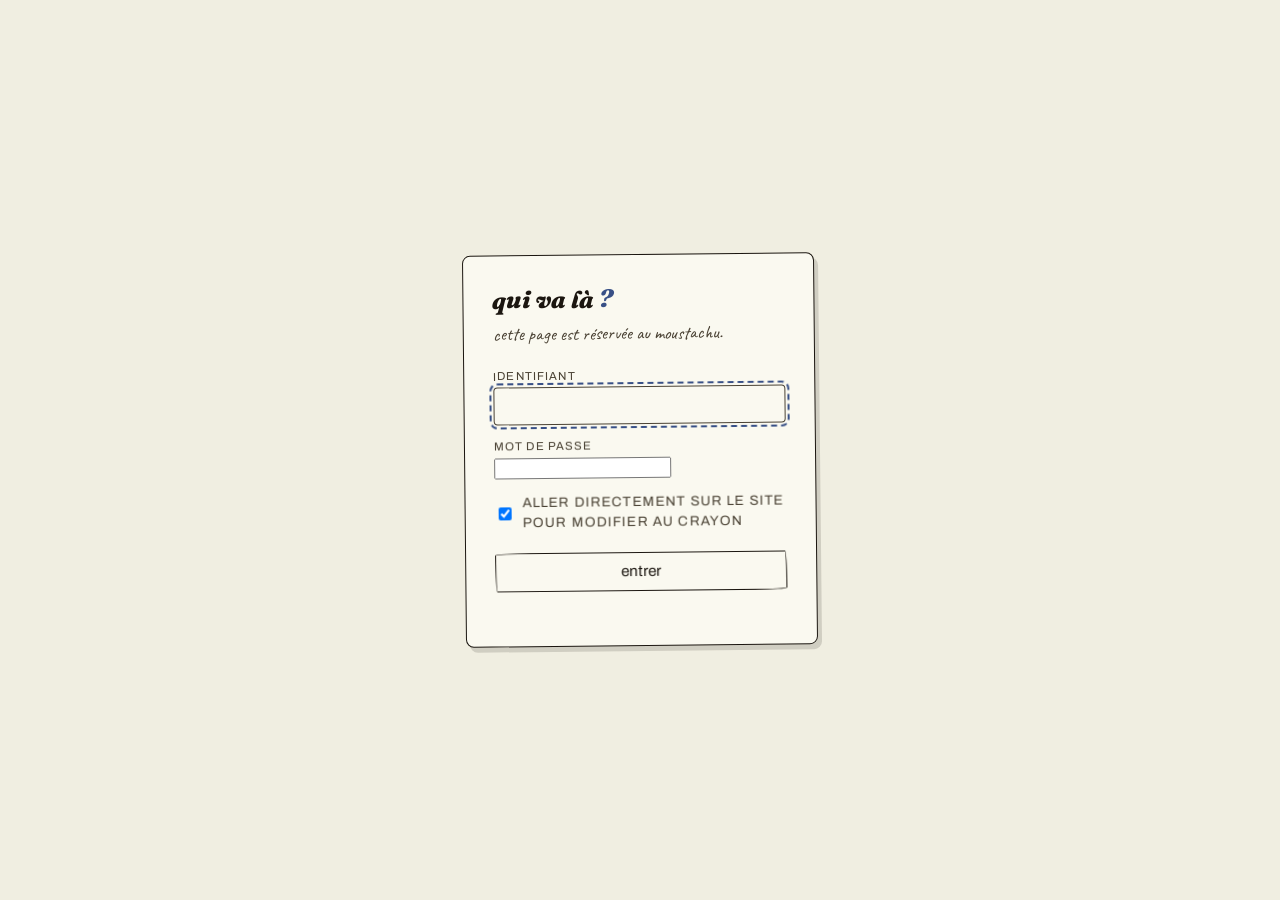
<file: admin/index.html>
<!doctype html>
<html lang="fr">
<head>
  <meta charset="utf-8">
  <meta name="viewport" content="width=device-width, initial-scale=1">
  <title>panneau secret — virgule.</title>
  <meta name="robots" content="noindex, nofollow">
  <meta name="theme-color" content="#F0EEE1">
  <link rel="icon" href="../logo/favicon.svg" type="image/svg+xml">
  <link rel="preconnect" href="https://fonts.googleapis.com">
  <link rel="preconnect" href="https://fonts.gstatic.com" crossorigin>
  <link href="https://fonts.googleapis.com/css2?family=Fraunces:ital,opsz,wght@0,9..144,400..900;1,9..144,400..900&family=Archivo:wght@400;500;600&family=Caveat:wght@500;600&display=swap" rel="stylesheet">
  <style>
    :root {
      --creme: #F0EEE1; --ivoire: #FAF9F0; --papier: #E5E4D3;
      --noir: #1B1610; --encre: #4A4234;
      --bleu: #385086; --bleu-texte: #2F4676;
      --sauge: #8A9B84; --teal: #39584C; --moutarde: #D9A62E;
      --serif: "Fraunces", Georgia, serif;
      --sans: "Archivo", system-ui, sans-serif;
      --main: "Caveat", cursive;
      --tordu: 255px 15px 225px 15px / 15px 225px 15px 255px;
    }
    * { box-sizing: border-box; }
    body {
      margin: 0; background: var(--creme); color: var(--noir);
      font-family: var(--sans); font-size: 0.95rem; line-height: 1.5;
    }
    a { color: inherit; }
    .entete {
      position: sticky; top: 0; z-index: 10;
      display: flex; align-items: center; gap: 1rem; flex-wrap: wrap;
      padding: 0.8rem clamp(1rem, 4vw, 3rem);
      background: var(--creme); border-bottom: 1.5px solid var(--noir);
    }
    .titre { margin: 0; font-family: var(--serif); font-style: italic; font-weight: 800; font-size: 1.3rem; }
    .titre .point { color: var(--bleu); }
    .sous-titre { font-family: var(--main); font-size: 1.1rem; color: var(--encre); }
    .statut { margin-left: auto; font-family: var(--main); font-size: 1.1rem; color: var(--teal); min-width: 8rem; text-align: right; }
    .voir-site {
      font-size: 0.85rem; text-decoration: none; border: 1.5px solid var(--noir);
      border-radius: var(--tordu); padding: 0.35rem 0.9rem; background: var(--ivoire);
    }
    .voir-site:hover { background: var(--moutarde); }
    .onglets { display: flex; gap: 0.4rem; flex-wrap: wrap; padding: 1rem clamp(1rem, 4vw, 3rem) 0; }
    .onglets button {
      font: inherit; font-family: var(--serif); font-style: italic; font-size: 1.05rem;
      background: none; border: 1.5px solid transparent; border-radius: var(--tordu);
      padding: 0.4rem 1rem; cursor: pointer; color: var(--encre);
    }
    .onglets button[aria-selected="true"] { border-color: var(--noir); background: var(--ivoire); color: var(--noir); }
    main { padding: 1.5rem clamp(1rem, 4vw, 3rem) 5rem; max-width: 68rem; }
    section[hidden] { display: none; }
    h2 { font-family: var(--serif); font-style: italic; font-weight: 700; font-size: 1.3rem; margin: 1.5rem 0 0.8rem; }
    .aide { font-family: var(--main); font-size: 1.15rem; color: var(--encre); margin: 0.2rem 0 1.2rem; }
    label { display: block; font-size: 0.72rem; letter-spacing: 0.1em; text-transform: uppercase; color: var(--encre); margin-bottom: 0.15rem; }
    input[type="text"], input[type="email"], input[type="url"], textarea, select {
      font: inherit; width: 100%; background: var(--ivoire); color: var(--noir);
      border: 1.5px solid var(--encre); border-radius: 4px; padding: 0.4rem 0.55rem;
    }
    textarea { resize: vertical; min-height: 2.4rem; }
    input:focus-visible, textarea:focus-visible, select:focus-visible { outline: 2px dashed var(--bleu); outline-offset: 2px; }
    .champ { margin-bottom: 0.8rem; }
    /* une case à cocher se lit en minuscules, pas en petites capitales */
    .case {
      display: flex; align-items: center; gap: 0.45rem; margin: 0.35rem 0 0;
      text-transform: none; letter-spacing: 0; font-size: 0.92rem; color: var(--noir);
    }
    .case input { flex: none; }
    .rangee { display: grid; gap: 0.8rem; grid-template-columns: repeat(auto-fit, minmax(160px, 1fr)); }
    .btn {
      font: inherit; cursor: pointer; background: var(--ivoire); color: var(--noir);
      border: 1.5px solid var(--noir); border-radius: var(--tordu); padding: 0.45rem 1rem;
    }
    .btn:hover { background: var(--moutarde); }
    .btn-danger { border-color: var(--bleu); color: var(--bleu-texte); }
    .btn-danger:hover { background: var(--bleu); color: var(--ivoire); }
    .btn-mini { padding: 0.2rem 0.6rem; font-size: 0.85rem; border-radius: 6px; }
    .carte {
      background: var(--ivoire); border: 1.5px solid var(--noir); border-radius: 6px;
      padding: 1rem 1.1rem; margin-bottom: 1.2rem;
      box-shadow: 3px 4px 0 rgba(27, 22, 16, 0.12);
    }
    .carte-tete { display: flex; align-items: center; gap: 0.8rem; margin-bottom: 0.8rem; flex-wrap: wrap; }
    .carte-num { font-size: 0.72rem; letter-spacing: 0.12em; text-transform: uppercase; color: var(--encre); }
    .carte-titre { font-family: var(--serif); font-style: italic; font-weight: 600; flex: 1; min-width: 8rem; }
    .carte-actions { display: flex; gap: 0.35rem; }
    .carte-corps { display: grid; grid-template-columns: 180px 1fr; gap: 1.1rem; align-items: start; }
    @media (max-width: 640px) { .carte-corps { grid-template-columns: 1fr; } }
    .carte-visuel { position: sticky; top: 4.2rem; text-align: center; }
    .carte-visuel img {
      width: 100%; max-height: 220px; object-fit: cover;
      border: 1.5px solid var(--noir); background: var(--papier);
      transform: rotate(-1.2deg);
    }
    .carte-visuel-note {
      display: block; margin-top: 0.4rem;
      font-family: var(--main); font-size: 1.05rem; color: var(--encre);
      transform: rotate(-1.5deg);
    }
    .carte-visuel-vide {
      display: grid; place-content: center; aspect-ratio: 4 / 3;
      border: 1.5px dashed var(--encre); background: var(--papier);
      font-family: var(--main); font-size: 1.05rem; color: var(--encre);
    }
    fieldset { border: 1.5px dashed var(--encre); border-radius: 6px; margin: 0 0 1.2rem; padding: 0.8rem 1rem 0.4rem; }
    legend { font-family: var(--serif); font-style: italic; padding: 0 0.4rem; }
    .curseurs { display: grid; gap: 0.5rem 1rem; grid-template-columns: repeat(auto-fit, minmax(190px, 1fr)); align-items: center; }
    .curseur { display: grid; grid-template-columns: 6.5rem 1fr 2.8rem; gap: 0.5rem; align-items: center; }
    .curseur label { margin: 0; }
    .curseur output { font-size: 0.8rem; text-align: right; }
    input[type="range"] { width: 100%; accent-color: var(--bleu); }
    .portrait-atelier { display: grid; grid-template-columns: 280px 1fr; gap: 2rem; align-items: start; }
    @media (max-width: 760px) { .portrait-atelier { grid-template-columns: 1fr; } }
    .apercu {
      position: relative; width: 260px; border: 1.5px solid var(--noir); background: var(--papier);
      aspect-ratio: 3 / 4; overflow: visible; margin-top: 2.5rem;
    }
    .apercu img { position: absolute; inset: 0; width: 100%; height: 100%; object-fit: cover; }
    .apercu-vide {
      position: absolute; inset: 0; display: grid; place-content: center; text-align: center;
      font-family: var(--main); font-size: 1.15rem; color: var(--encre); padding: 1rem;
    }
    .calque { position: absolute; line-height: 0; pointer-events: none; transform: translate(-50%, -50%) rotate(var(--rot, 0deg)); }
    .calque svg { width: 100%; height: auto; overflow: visible; }
    .note-stockage { font-size: 0.8rem; color: var(--bleu-texte); }
    /* la porte d'entrée */
    body.verrouille .entete, body.verrouille .onglets, body.verrouille main { display: none; }
    .porte {
      position: fixed; inset: 0; z-index: 50;
      display: grid; place-items: center; padding: 1.5rem;
      background: var(--creme);
    }
    body:not(.verrouille) .porte { display: none; }
    .porte-carte {
      width: min(100%, 22rem);
      background: var(--ivoire); border: 1.5px solid var(--noir); border-radius: 8px;
      box-shadow: 4px 5px 0 rgba(27, 22, 16, 0.15);
      padding: 1.6rem 1.8rem 1.4rem;
      transform: rotate(-0.6deg);
    }
    .porte-carte h2 { margin: 0 0 0.2rem; font-size: 1.5rem; }
    .porte-carte .aide { margin-bottom: 1.2rem; }
    .porte-carte .btn { width: 100%; margin-top: 0.4rem; }
    .porte-erreur {
      min-height: 1.4rem; margin: 0.6rem 0 0;
      font-family: var(--main); font-size: 1.1rem; color: var(--bleu-texte);
      text-align: center;
    }
    .porte-carte.secoue { animation: secousse 0.35s ease; }
    @keyframes secousse {
      0%, 100% { transform: rotate(-0.6deg) translateX(0); }
      25% { transform: rotate(-0.6deg) translateX(-7px); }
      75% { transform: rotate(-0.6deg) translateX(7px); }
    }
    @media (prefers-reduced-motion: reduce) {
      *, *::before, *::after {
        animation-duration: 0.01ms !important;
        animation-delay: 0s !important;
        transition-duration: 0.01ms !important;
      }
    }
    .ligne-code {
      display: block; background: var(--papier); border: 1.5px dashed var(--encre);
      border-radius: 4px; padding: 0.6rem 0.8rem; margin: 0.6rem 0;
      font-family: ui-monospace, Consolas, monospace; font-size: 0.78rem;
      word-break: break-all; user-select: all;
    }
    .publier-bloc { max-width: 44rem; }
    .publier-bloc ol { padding-left: 1.2rem; }
    .barre-actions { display: flex; gap: 0.8rem; flex-wrap: wrap; margin: 1rem 0; }
    hr { border: none; border-top: 1.5px solid var(--encre); margin: 2rem 0; opacity: 0.4; }
  </style>
</head>
<body class="verrouille">
  <div class="porte" id="porte">
    <form class="porte-carte" id="porte-form">
      <h2 class="titre">qui va là<span class="point"> ?</span></h2>
      <p class="aide">cette page est réservée au moustachu.</p>
      <div class="champ">
        <label for="l-id">identifiant</label>
        <input type="text" id="l-id" autocomplete="username" required autofocus>
      </div>
      <div class="champ">
        <label for="l-mdp">mot de passe</label>
        <input type="password" id="l-mdp" autocomplete="current-password" required>
      </div>
      <label class="champ" style="display:flex;align-items:center;gap:.5rem;flex-direction:row">
        <input type="checkbox" id="aller-site" checked style="width:auto">
        <span style="font-size:.85rem">aller directement sur le site pour modifier au crayon</span>
      </label>
      <button class="btn" type="submit">entrer</button>
      <p class="porte-erreur" id="porte-erreur" role="alert"></p>
    </form>
  </div>

  <header class="entete">
    <h1 class="titre">virgule<span class="point">.</span> — panneau secret</h1>
    <span class="sous-titre">chut. personne ne connaît cette page.</span>
    <span class="statut" id="statut" role="status"></span>
    <a class="voir-site" href="../" target="_blank" rel="noopener">voir le site ↗</a>
    <button class="voir-site" id="sortir" type="button">sortir 🚪</button>
  </header>

  <div class="onglets" role="tablist" aria-label="sections du panneau">
    <button role="tab" aria-selected="true" data-onglet="photos">les photos</button>
    <button role="tab" aria-selected="false" data-onglet="textes">les petites phrases</button>
    <button role="tab" aria-selected="false" data-onglet="portrait">le portrait</button>
    <button role="tab" aria-selected="false" data-onglet="publier">publier</button>
  </div>

  <main>
    <section id="sec-photos" role="tabpanel">
      <p class="aide">chaque carte est une photo. toutes apparaissent sur la page « toutes les photos » (triables par catégorie) ; celles cochées « clichés favoris » s'affichent en plus sur l'accueil, avec la taille choisie. tout ce que tu tapes est enregistré automatiquement (dans ce navigateur).</p>
      <div id="liste-photos"></div>
      <!-- suggestions partagées par tous les champs catégorie des cartes -->
      <datalist id="liste-categories">
        <option>paysages</option><option>macro</option><option>animaux</option>
        <option>portraits</option><option>architecture</option><option>détails</option>
        <option>lumière</option>
      </datalist>
      <button class="btn" id="ajouter-photo">+ ajouter une photo</button>
    </section>

    <section id="sec-textes" role="tabpanel" hidden>
      <p class="aide">ici, ce sont les phrases du site lui-même : accueil, bio, contact… les petites phrases de chaque photo, elles, se modifient dans l'onglet « les photos », directement sur la carte de la photo concernée. laisse un champ tel quel pour garder le texte d'origine. un retour à la ligne = un saut de ligne sur le site. une ligne entre (parenthèses) devient une nuance en couleur.</p>
      <div id="liste-textes"></div>
      <h2>contact</h2>
      <div class="rangee">
        <div class="champ"><label for="c-email">e-mail</label><input type="email" id="c-email"></div>
        <div class="champ"><label for="c-insta-texte">texte instagram</label><input type="text" id="c-insta-texte"></div>
        <div class="champ"><label for="c-insta-url">lien instagram</label><input type="url" id="c-insta-url"></div>
      </div>
    </section>

    <section id="sec-portrait" role="tabpanel" hidden>
      <p class="aide">ta photo, le chapeau, la fausse moustache, et la petite virgule sur l'épaule. glisse les curseurs, l'aperçu bouge en direct.</p>
      <div class="portrait-atelier">
        <div>
          <div class="apercu" id="apercu">
            <img id="apercu-img" alt="" hidden>
            <div class="apercu-vide" id="apercu-vide">ta photo ici.<br>(portrait, format 3/4 idéalement)</div>
          </div>
        </div>
        <div>
          <div class="champ">
            <label for="p-image">adresse de la photo (URL ou chemin, ex. photos/portrait.jpg)</label>
            <input type="text" id="p-image" placeholder="photos/portrait.jpg">
          </div>
          <div class="champ">
            <label for="p-fichier">… ou choisis un fichier (stocké dans ce navigateur, pense à mettre le vrai fichier dans le dossier photos/ pour publier)</label>
            <input type="file" id="p-fichier" accept="image/*">
          </div>
          <div id="calques-controles"></div>
        </div>
      </div>
    </section>

    <section id="sec-publier" role="tabpanel" hidden>
      <div class="publier-bloc">
        <p class="aide">tes réglages vivent dans ce navigateur. pour qu'ils soient visibles par tout le monde, il faut mettre à jour les fichiers du site :</p>
        <ol>
          <li>télécharge les deux fichiers ci-dessous ;</li>
          <li>remplace <code>js/photos-data.js</code> et <code>js/site-config.js</code> dans le dossier du site ;</li>
          <li>si tu as choisi des photos « fichier », copie les vrais fichiers dans un dossier <code>photos/</code> et indique leur chemin dans l'onglet photos.</li>
        </ol>
        <div class="barre-actions">
          <button class="btn" id="export-photos">télécharger js/photos-data.js</button>
          <button class="btn" id="export-config">télécharger js/site-config.js</button>
        </div>
        <p class="note-stockage" id="note-stockage"></p>
        <hr>
        <h2>identifiants du panneau</h2>
        <p class="aide">pour changer l'identifiant ou le mot de passe : remplis les deux champs, puis remplace la ligne <code>ACCES</code> en haut du script de <code>admin/index.html</code> par celle générée ici. le mot de passe n'est jamais écrit en clair, seule son empreinte l'est.</p>
        <div class="rangee">
          <div class="champ"><label for="n-id">nouvel identifiant</label><input type="text" id="n-id" autocomplete="off"></div>
          <div class="champ"><label for="n-mdp">nouveau mot de passe</label><input type="text" id="n-mdp" autocomplete="off"></div>
        </div>
        <div class="barre-actions">
          <button class="btn" id="generer-acces" type="button">générer la ligne à coller</button>
          <button class="btn" id="copier-acces" type="button" hidden>copier</button>
        </div>
        <code class="ligne-code" id="ligne-acces" hidden></code>
        <hr>
        <p class="aide">et si tu veux tout oublier :</p>
        <button class="btn btn-danger" id="reinitialiser">tout remettre comme avant (efface les réglages de ce navigateur)</button>
      </div>
    </section>
  </main>

  <script src="../js/photos-data.js"></script>
  <script src="../js/site-config.js"></script>
  <script>
  (() => {
    "use strict";
    const $ = (s, c = document) => c.querySelector(s);
    const $$ = (s, c = document) => [...c.querySelectorAll(s)];
    const clone = (o) => JSON.parse(JSON.stringify(o));

    /* ------------------------------------------------------------------
       la porte — identifiant + empreinte SHA-256 de "identifiant|motdepasse".
       Par défaut : identifiant « virgule », mot de passe « moustache2026 ».
       Pour changer : onglet publier → « identifiants du panneau ».
    ------------------------------------------------------------------ */
    const ACCES = { id: "virgule", empreinte: "1a1f2d3bb6e9c2634e2173db67897f74f21e5eb5822b9f4e05bb7242131d6da8" };
    const CLE_SESSION = "virgule-admin-ouvert";

    async function empreinte(texte) {
      const buf = await crypto.subtle.digest("SHA-256", new TextEncoder().encode(texte));
      return [...new Uint8Array(buf)].map((o) => o.toString(16).padStart(2, "0")).join("");
    }

    const porte = document.getElementById("porte");
    const porteForm = document.getElementById("porte-form");
    const porteErreur = document.getElementById("porte-erreur");
    const MOTS_DOUX = [
      "non. la moustache dit non.",
      "toujours pas. le chapeau non plus n'y croit pas.",
      "on aura tout essayé. la porte reste une porte.",
    ];
    let essais = 0;

    function ouvrePanneau() {
      document.body.classList.remove("verrouille");
    }
    try {
      if (sessionStorage.getItem(CLE_SESSION) === ACCES.empreinte) ouvrePanneau();
    } catch (e) { /* stockage indisponible : la porte reste fermée */ }

    porteForm.addEventListener("submit", async (e) => {
      e.preventDefault();
      if (!crypto.subtle) {
        porteErreur.textContent = "ce navigateur ne sait pas vérifier le mot de passe (il faut du https ou localhost).";
        return;
      }
      const id = document.getElementById("l-id").value.trim();
      const mdp = document.getElementById("l-mdp").value;
      const h = await empreinte(`${id}|${mdp}`);
      if (id === ACCES.id && h === ACCES.empreinte) {
        try { sessionStorage.setItem(CLE_SESSION, ACCES.empreinte); } catch (e2) { /* tant pis */ }
        ouvrePanneau();
        /* la connexion mène au site en mode édition — c'est là qu'on modifie.
           Le panneau reste ouvert derrière : c'est ici qu'on revient publier.
           Même onglet obligatoire : sessionStorage ne suit pas d'un onglet à
           l'autre, et le drapeau d'édition serait perdu. */
        if (document.getElementById("aller-site").checked) location.href = "../index.html";
      } else {
        essais += 1;
        porteErreur.textContent = MOTS_DOUX[Math.min(essais, MOTS_DOUX.length) - 1];
        const carte = porteForm;
        carte.classList.remove("secoue");
        void carte.offsetWidth;
        carte.classList.add("secoue");
        document.getElementById("l-mdp").value = "";
        document.getElementById("l-mdp").focus();
      }
    });

    document.getElementById("sortir").addEventListener("click", () => {
      try { sessionStorage.removeItem(CLE_SESSION); } catch (e) { /* rien */ }
      document.body.classList.add("verrouille");
      document.getElementById("l-mdp").value = "";
      porteErreur.textContent = "";
      document.getElementById("l-id").focus();
    });

    /* générateur de nouveaux identifiants (onglet publier) */
    document.getElementById("generer-acces").addEventListener("click", async () => {
      const id = document.getElementById("n-id").value.trim();
      const mdp = document.getElementById("n-mdp").value;
      const ligne = document.getElementById("ligne-acces");
      const copier = document.getElementById("copier-acces");
      if (!id || !mdp) { ligne.hidden = false; copier.hidden = true; ligne.textContent = "il faut un identifiant ET un mot de passe."; return; }
      const h = await empreinte(`${id}|${mdp}`);
      ligne.textContent = `const ACCES = { id: ${JSON.stringify(id)}, empreinte: "${h}" };`;
      ligne.hidden = false;
      copier.hidden = false;
    });
    document.getElementById("copier-acces").addEventListener("click", async () => {
      try {
        await navigator.clipboard.writeText(document.getElementById("ligne-acces").textContent);
        ditStatut("copié ✓");
      } catch (e) { ditStatut("copie impossible"); }
    });

    const CLE_STOCKAGE = "virgule-config";
    const TAILLES = ["grande", "panorama", "haute", "moyenne", "petite"];
    /* les billets du palmarès, saisis au crayon sur le site : ce panneau ne
       les affiche pas, il se contente de ne pas les perdre (voir chargeEtat) */
    let palmaresGarde = null;

    const LIBELLES_TEXTES = [
      ["titre-hero", "le grand titre de l'accueil"],
      ["hero-sur", "la ligne au-dessus du grand titre"],
      ["hero-sur-note", "la nuance entre parenthèses, à côté"],
      ["hero-phrase", "phrase d'accueil (sous le grand titre)"],
      ["titre-galerie", "titre de la sélection (accueil)"],
      ["titre-palmares", "titre du palmarès (accueil)"],
      ["titre-contact", "titre du bloc contact (accueil)"],
      ["titre-photos", "titre de la page « toutes les photos »"],
      ["titre-apropos", "titre de la page « qui est virgule »"],
      ["annot-moi", "annotation « lui, c'est moi »"],
      ["annot-app", "annotation sous le personnage"],
      ["galerie-suite-note", "note à côté du bouton « toutes les photos » (accueil)"],
      ["palmares-intro", "chapô du palmarès (accueil)"],
      ["palmares-note", "note manuscrite sous le palmarès (accueil)"],
      ["fiche-legende", "légende sous le portrait"],
      ["etiquette-chapeau", "étiquette chapeau"],
      ["etiquette-moustache", "étiquette moustache"],
      ["etiquette-appareil", "étiquette appareil"],
      ["etiquette-queue", "étiquette la virgule"],
      ["bio-nom", "bio — le nom"],
      ["bio-metier", "bio — le métier"],
      ["bio-ligne-1", "bio — ligne 1"],
      ["bio-ligne-2", "bio — ligne 2"],
      ["bio-ligne-3", "bio — ligne 3"],
      ["stat1-label", "stat 1 — intitulé"], ["stat1-valeur", "stat 1 — valeur"],
      ["stat2-label", "stat 2 — intitulé"], ["stat2-valeur", "stat 2 — valeur"],
      ["stat3-label", "stat 3 — intitulé"], ["stat3-valeur", "stat 3 — valeur"],
      ["stat4-label", "stat 4 — intitulé"], ["stat4-valeur", "stat 4 — valeur"],
      ["annot-toi", "annotation contact"],
      ["contact-promesse", "promesse sous le contact"],
      ["pied-note", "petite note du pied de page"],
    ];

    const PORTRAIT_DEFAUT = {
      image: "",
      chapeau:   { x: 50, y: 4,  w: 52, r: -8, visible: true },
      moustache: { x: 50, y: 46, w: 26, r: -2, visible: true },
      perso:     { x: 82, y: 84, w: 26, r: 6,  visible: true },
    };
    const NOMS_CALQUES = { chapeau: "le chapeau", moustache: "la moustache", perso: "la petite virgule" };

    /* la mascotte et ses calques, vectorisés depuis le logo (voir js/main.js) */
    const chapeauSVG = `<svg viewBox="39.7 -11.4 107.5 88" aria-hidden="true" focusable="false"><path fill="#18273C" stroke="#1B1610" stroke-width="1.6" stroke-linejoin="round" fill-rule="evenodd" d="M110.62 -8.62C116.24 -8.43 116.17 -2.42 116.65 1.98C117.43 9.13 118.9 15.87 120.68 22.84C121.18 24.79 121.23 26.83 121.78 28.76C122.7 32 124.71 35.45 125.16 38.73C125.4 40.5 124.74 41.71 123.54 42.93C123 43.47 120.85 44.75 120.94 45.75C120.98 46.25 121.99 45.96 122.46 45.77C124.09 45.12 126.44 43.98 127.7 42.74C129.14 41.32 129 39.08 130.04 37.43C131.84 34.59 135.99 33.42 139.16 33.3C140.68 33.25 142.81 33.38 143.54 35.04C144.65 37.53 142.6 40.78 140.93 42.43C136.37 46.94 130.1 50 124.41 52.81C112.56 58.66 100.85 63.29 88.19 67.08C76.35 70.62 63.78 74.09 51.27 72.7C48.96 72.44 46.19 72.09 44.41 70.4C42.37 68.46 42.23 65.04 44.38 63.12C46.96 60.82 53.59 59.31 56.89 60.3C58.56 60.81 61.65 66.85 63.95 64.08C64.61 63.29 62.73 61.97 62.42 61.59C60.88 59.72 60.1 57.35 59.31 55.1C56.24 46.34 52.59 38.13 48.5 29.8C46.83 26.41 43.04 23.06 42.51 19.26C42.19 16.98 43.64 15.17 45.32 13.85C48.39 11.44 52.46 9.57 55.94 7.83C64.32 3.64 73.06 -0.03 82.04 -2.73C84.32 -3.41 86.71 -3.58 88.97 -4.31C95.85 -6.53 103.26 -8.86 110.62 -8.62Z"/><path fill="#385086" fill-rule="evenodd" d="M128.35 47.57C128.23 48.29 125.98 49.42 125.54 49.68C122.42 51.59 119.11 53.29 115.86 54.96C100.99 62.58 84.37 67.51 67.8 69.4C62.47 70.01 56.77 70.45 51.46 69.43C50.95 69.33 47.78 68.84 47.55 67.97C47.41 67.41 48.73 67.83 49.31 67.89C52.58 68.24 49.84 68.05 53.4 68.38C56.56 68.67 59.74 68.71 62.91 68.52C72.96 67.93 82.71 65.71 92.37 62.99C100.41 60.72 108.45 57.79 115.91 54.02C118.66 52.64 121.38 51.18 124.1 49.72C125.08 49.19 126.06 48.63 127.05 48.1C127.46 47.87 128.43 47.1 128.35 47.57ZM120.92 30.78C122.1 31.67 122.41 34.03 122.71 35.31C123.14 37.07 123.74 39.14 123.44 40.98C122.94 44.14 118.44 46.07 115.96 47.47C112.68 49.34 109.05 50.63 105.57 52.08C96.3 55.94 86.76 58.93 76.92 60.93C73.17 61.7 66.44 63.7 62.95 61.28C60.85 59.83 59.62 55.82 59.22 53.43C59.06 52.47 59.03 51.71 59.82 51.01C61.09 49.87 63.38 49.64 64.95 49.26C68.28 48.47 71.58 47.59 74.89 46.71C85.04 43.98 94.99 40.45 104.74 36.56C108.88 34.91 112.94 33.14 117.06 31.44C118.01 31.05 119.86 29.97 120.92 30.78ZM92.32 -1.08C92.88 -1.08 89.02 0.58 88.72 0.68C85.64 1.75 82.53 2.79 79.46 3.9C72.18 6.52 65.07 9.43 57.92 12.36C56.19 13.07 54.47 13.8 52.72 14.47C52.09 14.72 51.33 15.45 50.78 15.06C50.33 14.73 51.59 14.28 52.06 13.98C53.05 13.36 54.1 12.8 55.14 12.29C57.97 10.9 60.89 9.67 63.78 8.42C70.28 5.59 77.11 3.07 83.91 1.05C86.47 0.3 89.61 -1.12 92.32 -1.08ZM54.72 18.13C56.87 18.76 57.79 21.63 58.64 23.41C61.08 28.53 63.45 33.68 65.63 38.91C66.33 40.58 68.75 44.84 65.92 45.89C62.94 47 61.44 43.08 60.54 41.1C58.45 36.54 56.48 31.9 54.21 27.42C53.21 25.44 51.58 23.23 51.23 21C50.92 18.99 52.8 17.57 54.72 18.13Z"/></svg>`;
    const moustacheSVG = `<svg viewBox="50.1 118.1 122 46.4" aria-hidden="true" focusable="false"><path fill="#A0744A" fill-rule="evenodd" d="M98.44 121.13C101.22 120.8 104.2 121.22 106.79 122.27C108.3 122.89 109.85 124.53 111.53 124.59C113.61 124.67 115.74 122.47 117.68 121.82C121.45 120.56 125.53 120.85 129.16 122.42C138.68 126.53 144.34 138.88 156.26 136.31C159.95 135.51 165.59 131.71 163.09 127.17C162.13 125.42 160.22 125.02 158.44 125.57C158.14 125.66 156.4 126.82 156.14 125.93C155.47 123.62 158.93 122.23 160.56 122.09C168.05 121.45 169.56 130.71 166.69 135.85C163.11 142.28 155.29 146.24 148.26 147.42C142.11 148.45 137.4 147.14 131.58 145.59C127.84 144.59 124.72 144.25 121.23 142.25C118.28 140.55 116.09 138.13 113.99 135.51C113.35 134.72 112.51 133.43 111.28 133.65C110.1 133.86 109.23 135.25 108.55 136.09C107.35 137.59 106.16 138.98 104.58 140.11C102.37 141.68 99.7 143.49 97.04 144.14C95.83 144.43 94.6 144.35 93.4 144.69C91.03 145.37 88.97 146.59 86.46 146.85C77.45 147.77 67.87 147.57 60.96 140.73C56.61 136.44 52.63 125.61 60.69 122.51C62.54 121.79 64.84 121.95 66.45 123.18C66.8 123.45 68.35 124.98 67.48 125.6C67.08 125.89 65.88 125.52 65.61 125.49C64.25 125.3 62.95 125.34 61.9 126.37C58.05 130.15 62.98 135.27 66.73 136.24C75.83 138.6 81.26 131.09 87.43 126.09C90.47 123.62 94.51 121.6 98.44 121.13ZM114.34 161.24C116.52 160.71 119.04 160.92 121.25 160.99C122.22 161.02 124.29 160.87 125.18 161.52C125.44 161.71 124.59 161.8 124.26 161.82C124.26 161.82 122.95 161.84 122.95 161.84C120.58 161.85 118.22 161.89 115.85 161.94C115.77 161.95 112.13 161.78 114.34 161.24Z"/></svg>`;
    const persoSVG = `<svg viewBox="0 -14 220 280">   <path class="queue" fill="#1B1610" fill-rule="evenodd" d="M175.89 155.45C179.8 154.05 187.02 154.41 190.3 157.13C191.9 158.46 193.04 160.48 194.38 162.06C195.89 163.83 197.14 165.31 197.66 167.65C198.77 172.61 196.92 178.22 198.83 183.01C200.15 186.32 203.79 188.07 205.83 190.88C210.5 197.27 209.84 206.97 205.54 213.38C201.14 219.94 194.43 220.12 187.24 220.14C181.78 220.16 176.31 220.27 170.85 220.36C167.2 220.42 163.22 220.12 159.66 221.05C155.97 222.02 153.83 225.13 151.47 227.86C147.77 232.15 144 236.38 139.77 240.16C127.52 251.07 112.06 259.35 95.87 262.26C92.32 262.9 88.73 263.39 85.12 263.47C79.92 263.59 66.82 261.85 72.06 253.37C74.52 249.39 80.53 247.26 84.27 244.66C91.57 239.58 101.22 231.71 104.53 223.17C105.91 219.59 103.59 216.67 102.98 213.2C102.31 209.45 102.49 205.48 102.53 201.68C102.56 199.05 102 194.3 104.32 192.34C107.08 190.01 113.15 191.19 116.45 191.06C124.78 190.73 133.11 188.85 140.75 185.48C149.87 181.45 158.51 175.35 165.22 167.96C167.13 165.84 168.94 163.65 170.57 161.31C172.03 159.19 173.28 156.38 175.89 155.45Z"/>   <circle class="corps" cx="112" cy="120" r="72" fill="#1B1610"/>   <g class="chapeau">     <path class="chapeau-fond" fill="#18273C" stroke="#1B1610" stroke-width="1.6" stroke-linejoin="round" fill-rule="evenodd" d="M110.62 -8.62C116.24 -8.43 116.17 -2.42 116.65 1.98C117.43 9.13 118.9 15.87 120.68 22.84C121.18 24.79 121.23 26.83 121.78 28.76C122.7 32 124.71 35.45 125.16 38.73C125.4 40.5 124.74 41.71 123.54 42.93C123 43.47 120.85 44.75 120.94 45.75C120.98 46.25 121.99 45.96 122.46 45.77C124.09 45.12 126.44 43.98 127.7 42.74C129.14 41.32 129 39.08 130.04 37.43C131.84 34.59 135.99 33.42 139.16 33.3C140.68 33.25 142.81 33.38 143.54 35.04C144.65 37.53 142.6 40.78 140.93 42.43C136.37 46.94 130.1 50 124.41 52.81C112.56 58.66 100.85 63.29 88.19 67.08C76.35 70.62 63.78 74.09 51.27 72.7C48.96 72.44 46.19 72.09 44.41 70.4C42.37 68.46 42.23 65.04 44.38 63.12C46.96 60.82 53.59 59.31 56.89 60.3C58.56 60.81 61.65 66.85 63.95 64.08C64.61 63.29 62.73 61.97 62.42 61.59C60.88 59.72 60.1 57.35 59.31 55.1C56.24 46.34 52.59 38.13 48.5 29.8C46.83 26.41 43.04 23.06 42.51 19.26C42.19 16.98 43.64 15.17 45.32 13.85C48.39 11.44 52.46 9.57 55.94 7.83C64.32 3.64 73.06 -0.03 82.04 -2.73C84.32 -3.41 86.71 -3.58 88.97 -4.31C95.85 -6.53 103.26 -8.86 110.62 -8.62Z"/>   <path class="chapeau-bande" fill="#385086" fill-rule="evenodd" d="M128.35 47.57C128.23 48.29 125.98 49.42 125.54 49.68C122.42 51.59 119.11 53.29 115.86 54.96C100.99 62.58 84.37 67.51 67.8 69.4C62.47 70.01 56.77 70.45 51.46 69.43C50.95 69.33 47.78 68.84 47.55 67.97C47.41 67.41 48.73 67.83 49.31 67.89C52.58 68.24 49.84 68.05 53.4 68.38C56.56 68.67 59.74 68.71 62.91 68.52C72.96 67.93 82.71 65.71 92.37 62.99C100.41 60.72 108.45 57.79 115.91 54.02C118.66 52.64 121.38 51.18 124.1 49.72C125.08 49.19 126.06 48.63 127.05 48.1C127.46 47.87 128.43 47.1 128.35 47.57ZM120.92 30.78C122.1 31.67 122.41 34.03 122.71 35.31C123.14 37.07 123.74 39.14 123.44 40.98C122.94 44.14 118.44 46.07 115.96 47.47C112.68 49.34 109.05 50.63 105.57 52.08C96.3 55.94 86.76 58.93 76.92 60.93C73.17 61.7 66.44 63.7 62.95 61.28C60.85 59.83 59.62 55.82 59.22 53.43C59.06 52.47 59.03 51.71 59.82 51.01C61.09 49.87 63.38 49.64 64.95 49.26C68.28 48.47 71.58 47.59 74.89 46.71C85.04 43.98 94.99 40.45 104.74 36.56C108.88 34.91 112.94 33.14 117.06 31.44C118.01 31.05 119.86 29.97 120.92 30.78ZM92.32 -1.08C92.88 -1.08 89.02 0.58 88.72 0.68C85.64 1.75 82.53 2.79 79.46 3.9C72.18 6.52 65.07 9.43 57.92 12.36C56.19 13.07 54.47 13.8 52.72 14.47C52.09 14.72 51.33 15.45 50.78 15.06C50.33 14.73 51.59 14.28 52.06 13.98C53.05 13.36 54.1 12.8 55.14 12.29C57.97 10.9 60.89 9.67 63.78 8.42C70.28 5.59 77.11 3.07 83.91 1.05C86.47 0.3 89.61 -1.12 92.32 -1.08ZM54.72 18.13C56.87 18.76 57.79 21.63 58.64 23.41C61.08 28.53 63.45 33.68 65.63 38.91C66.33 40.58 68.75 44.84 65.92 45.89C62.94 47 61.44 43.08 60.54 41.1C58.45 36.54 56.48 31.9 54.21 27.42C53.21 25.44 51.58 23.23 51.23 21C50.92 18.99 52.8 17.57 54.72 18.13Z"/>
    </g>   <g class="yeux">     <circle cx="90.44" cy="101.03" r="15.52" fill="#FBF6EA"/>     <circle cx="130.11" cy="100.81" r="14.66" fill="#FBF6EA"/>     <g class="oeil">       <g class="pupille"><circle cx="93.57" cy="101.1" r="8.16" fill="#1B1610"/></g>       <rect class="paupiere" x="74.92" y="85.51" width="31.04" height="31.04" rx="15.52" fill="#1B1610"/>     </g>     <g class="oeil">       <g class="pupille"><circle cx="134.74" cy="101.43" r="7.74" fill="#1B1610"/></g>       <rect class="paupiere" x="115.45" y="86.16" width="29.31" height="29.31" rx="14.66" fill="#1B1610"/>     </g>     <path class="sourcil" d="M76 80 Q 90 73 104 79" fill="none" stroke="#FBF6EA" stroke-width="3.5" stroke-linecap="round"/>     <path class="sourcil" d="M117 79 Q 130 72 144 78" fill="none" stroke="#FBF6EA" stroke-width="3.2" stroke-linecap="round"/>     <path class="lunettes" fill="#CFAE7F" fill-rule="evenodd" d="M88.04 81.01C94.85 80.26 101.05 83.71 105.02 89.02C106.71 91.28 107.42 96.19 110.47 96.93C114.73 97.96 115.4 92.57 117.14 89.96C120.01 85.68 124.64 82.35 129.71 81.41C136.45 80.16 142.8 82.62 146.99 87.97C148.42 89.79 149.51 93.86 151.65 94.83C154.17 95.97 157.73 93.56 160.12 92.93C160.7 92.78 162.93 92.11 163.35 93.09C163.76 94.04 161.53 94.91 161.1 95.11C158.52 96.31 154.75 96.6 152.7 98.7C150.89 100.57 151.05 103.75 150.22 106.09C147.89 112.61 143.23 117.86 136.09 118.96C128.15 120.18 120.6 117.08 116.62 109.85C115.44 107.72 114.95 105.45 114.38 103.11C114.1 101.95 113.77 100.52 112.52 100C110.72 99.24 109.31 100.95 108.66 102.38C107.17 105.71 106.77 109.2 104.52 112.23C98.89 119.8 87.35 121.48 79.52 116.46C76.3 114.39 73.76 111.06 72.66 107.38C71.85 104.66 72.22 100.92 70.2 98.71C68.1 96.42 64.04 96.55 61.37 95.26C60.84 95 59.03 94.09 59.69 93.1C60.29 92.2 62.09 92.73 62.84 92.9C65.03 93.4 68.9 95.8 71.11 94.74C72.99 93.84 73.73 90.62 74.86 89C77.99 84.56 82.61 81.6 88.04 81.01ZM130.06 83C136.64 82.03 143.91 85.32 147.17 91.27C152.42 100.82 147.42 114.99 136.24 117.34C134.14 117.78 131.9 117.69 129.81 117.28C124.48 116.25 119.56 112.77 117.51 107.62C113.55 97.68 118.73 84.67 130.06 83ZM86.2 83.03C94.79 82 103.03 86.09 105.99 94.57C109.51 104.66 101.89 116.48 91.4 117.59C81.3 118.66 73.67 110.78 73.29 101.06C73.01 93.63 77.93 84.02 86.2 83.03ZM97.82 121.4C98.74 121.32 100 121.32 100.9 121.36C100.9 121.36 102.56 121.47 102.56 121.47C106.59 121.9 99.49 121.83 98.66 121.82C98.09 121.82 95.43 121.61 97.82 121.4ZM120.92 121.51C122.06 121.08 124.44 121.19 125.55 121.69C125.84 121.82 124.94 121.95 124.62 121.96C123.81 122.01 122.68 121.99 121.87 121.9C121.53 121.86 120.6 121.63 120.92 121.51Z"/>   </g>   <g class="moustache"><path fill="#A0744A" fill-rule="evenodd" d="M98.44 121.13C101.22 120.8 104.2 121.22 106.79 122.27C108.3 122.89 109.85 124.53 111.53 124.59C113.61 124.67 115.74 122.47 117.68 121.82C121.45 120.56 125.53 120.85 129.16 122.42C138.68 126.53 144.34 138.88 156.26 136.31C159.95 135.51 165.59 131.71 163.09 127.17C162.13 125.42 160.22 125.02 158.44 125.57C158.14 125.66 156.4 126.82 156.14 125.93C155.47 123.62 158.93 122.23 160.56 122.09C168.05 121.45 169.56 130.71 166.69 135.85C163.11 142.28 155.29 146.24 148.26 147.42C142.11 148.45 137.4 147.14 131.58 145.59C127.84 144.59 124.72 144.25 121.23 142.25C118.28 140.55 116.09 138.13 113.99 135.51C113.35 134.72 112.51 133.43 111.28 133.65C110.1 133.86 109.23 135.25 108.55 136.09C107.35 137.59 106.16 138.98 104.58 140.11C102.37 141.68 99.7 143.49 97.04 144.14C95.83 144.43 94.6 144.35 93.4 144.69C91.03 145.37 88.97 146.59 86.46 146.85C77.45 147.77 67.87 147.57 60.96 140.73C56.61 136.44 52.63 125.61 60.69 122.51C62.54 121.79 64.84 121.95 66.45 123.18C66.8 123.45 68.35 124.98 67.48 125.6C67.08 125.89 65.88 125.52 65.61 125.49C64.25 125.3 62.95 125.34 61.9 126.37C58.05 130.15 62.98 135.27 66.73 136.24C75.83 138.6 81.26 131.09 87.43 126.09C90.47 123.62 94.51 121.6 98.44 121.13ZM114.34 161.24C116.52 160.71 119.04 160.92 121.25 160.99C122.22 161.02 124.29 160.87 125.18 161.52C125.44 161.71 124.59 161.8 124.26 161.82C124.26 161.82 122.95 161.84 122.95 161.84C120.58 161.85 118.22 161.89 115.85 161.94C115.77 161.95 112.13 161.78 114.34 161.24Z"/></g>   <g class="appareil-g">     <circle cx="192.78" cy="201.49" r="16.74" fill="#1B1610"/>     <path fill="#F2E7CE" stroke="#1B1610" stroke-width="2.2" stroke-linejoin="round" fill-rule="evenodd" d="M173.95 158.44C177.18 156.73 185.57 156.53 188.29 159.29C189.41 160.42 189.7 162.04 190.84 163.18C194.09 166.44 195.43 167.73 195.51 172.72C195.55 175.8 196.4 181.35 193.73 183.64C192.32 184.85 190.3 185.17 188.63 185.83C184.64 187.43 181.26 190.91 181.62 195.51C181.94 199.55 184.86 199.89 187.02 202.43C187.25 202.71 186.3 202.41 185.96 202.3C184.83 201.91 183.28 200.89 182.03 201.14C179.91 201.57 180.21 205.64 180.29 207.08C180.44 209.64 181.21 211.73 183.14 213.48C183.49 213.79 187.21 216.02 186.21 216.81C184.63 218.07 180.76 217.81 178.88 217.97C170.95 218.67 162.79 218.48 154.83 218.39C142.61 218.24 130.32 218.74 118.13 217.74C114.71 217.46 108.43 218.33 106.29 214.88C105.02 212.83 105.26 209.74 105.2 207.45C105.04 201.56 105.49 195.69 105.33 189.81C105.24 186.81 105.91 183.9 105.86 180.92C105.8 177.57 104.23 173.86 106.44 170.8C107.84 168.85 110.45 168.75 111.93 166.97C112.94 165.76 112.91 164.08 113.88 162.86C115.81 160.4 121.51 160.76 123.99 162.06C127.1 163.69 126.41 167.97 130.74 167.85C134.64 167.75 137.65 164.59 141.59 164.16C150.32 163.23 159.83 165.54 168.4 163.63C171.63 162.91 171.37 159.81 173.95 158.44ZM102.67 177.97C103.98 178.34 103.36 182.17 103.13 182.97C103.12 183 102.75 184.44 102.18 183.76C101.32 182.73 101.5 180.6 101.74 179.43C101.85 178.86 102.11 177.81 102.67 177.97Z"/>     <path fill="#7F8A79" stroke="#1B1610" stroke-width="1.4" stroke-linejoin="round" fill-rule="evenodd" d="M172.68 181.6C177.94 180.83 183.62 181.03 188.91 181.29C190.21 181.35 191.64 181.44 192.9 181.82C193.4 181.96 194.43 182.26 194.17 182.71C193.88 183.22 190 182.79 189.42 182.9C186.64 183.41 183.7 185.1 181.81 187.2C178.64 190.71 176.67 198.52 176.23 203.13C175.87 206.86 177.45 210.62 172.54 211.21C171.29 211.36 169.26 211.35 168.01 211.31C167.41 211.29 164.43 211.47 163.98 210.56C163.66 209.91 165.12 208.11 165.36 207.7C167.23 204.57 169.27 201.44 169.96 197.8C170.49 195 170.28 192.16 169.64 189.4C169.26 187.79 167.65 184.88 168.31 183.2C168.83 181.91 171.6 181.76 172.68 181.6ZM107.44 182.08C109.13 181.07 111.63 181.26 113.49 181.24C114.76 181.22 117.07 181.24 118.35 181.28C120.48 181.35 123.85 181.1 125.61 182.63C126.91 183.75 126.67 185.59 126.48 187.08C126.01 190.71 125.36 194.12 125.9 197.8C126.38 201.12 127.81 203.76 129.42 206.63C129.92 207.53 131.12 209.24 130.1 210.28C128.06 212.33 122.33 211.4 119.78 211.4C116.27 211.4 109.21 212.65 106.54 209.69C105.2 208.21 105.29 205.82 105.23 203.98C105.12 200.22 105.33 196.48 105.42 192.72C105.49 189.85 104.44 183.9 107.44 182.08Z"/>     <path fill="#A9522F" stroke="#1B1610" stroke-width="1.4" stroke-linejoin="round" fill-rule="evenodd" d="M113.87 161.85C114.41 161.65 114.99 162.26 115.57 162.14C118.5 161.52 121.44 160.59 124.46 161.91C126.08 162.61 126.72 164.71 125.01 165.79C122.8 167.19 119.82 165.99 117.44 165.97C116.35 165.95 115.02 166.35 114.09 165.55C113.36 164.93 112.56 162.36 113.87 161.85Z"/>     <path fill="#1B1610" fill-rule="evenodd" d="M169.04 160.8C170.03 160.26 171.38 161.26 172.23 161.6C174.23 162.39 176.28 162.35 178.39 162.34C180.74 162.34 183.13 162.49 185.48 162.3C187.26 162.15 189.26 161.08 191.02 161.24C194.05 161.49 195.71 164.64 195.97 167.28C196.15 169.22 196.09 171.22 196.07 173.17C196.05 174.83 196.24 176.99 195.41 178.51C194.56 180.06 192.77 180.21 191.21 180.31C187.25 180.57 183.22 180.36 179.26 180.36C177.28 180.36 175.29 180.38 173.31 180.34C173.31 180.34 171.58 180.3 171.58 180.3C171.11 180.27 169.73 180.25 170.18 180.08C171.88 179.44 174.63 179.93 176.41 179.93C180.41 179.93 184.41 179.96 188.4 179.93C190.37 179.91 193.52 180.26 194.83 178.35C196.09 176.49 195.67 173.28 195.62 171.18C195.58 169.53 195.64 167.52 194.77 166.04C193.56 164 190.85 164.05 188.81 164C183.51 163.85 178.17 164.27 172.88 163.93C171.51 163.84 169.59 163.74 168.77 162.38C168.48 161.88 168.44 161.13 169.04 160.8ZM176.35 168.19C178.61 167.34 184.36 167.23 186.21 169.02C188 170.75 187.44 174.49 185.16 175.49C182.99 176.44 178.49 176.54 176.38 175.38C174.25 174.2 173.77 169.16 176.35 168.19Z"/>     <circle cx="149.55" cy="194.18" r="19.27" fill="#F2E7CE" stroke="#1B1610" stroke-width="1.6"/>     <circle cx="149.55" cy="194.18" r="15.87" fill="#1B1610"/>     <circle cx="149.55" cy="194.18" r="11.77" fill="#3B4A42"/>     <circle cx="149.55" cy="194.18" r="8.27" fill="#141310"/>     <circle cx="143.76" cy="188.39" r="3.08" fill="#FBF6EA"/>     <g class="eclair-g" stroke="#D9A62E" stroke-width="4.5" stroke-linecap="round">       <line x1="150" y1="150" x2="150" y2="134"/>       <line x1="137" y1="155" x2="127" y2="143"/>       <line x1="163" y1="155" x2="173" y2="143"/>       <line x1="131" y1="166" x2="116" y2="162"/>       <line x1="169" y1="166" x2="184" y2="162"/>     </g>   </g></svg>`;
    const SVGS = { chapeau: chapeauSVG, moustache: moustacheSVG, perso: persoSVG };

    /* ---------- état ---------- */
    let defauts = { textes: {}, contact: { email: "", instaUrl: "", instaTexte: "" } };
    const etat = {
      photos: clone(PHOTOS),
      textes: {},
      contact: { email: "", instaUrl: "", instaTexte: "" },
      portrait: clone(PORTRAIT_DEFAUT),
    };

    /* ---------- utilitaires ---------- */
    const statut = $("#statut");
    let statutTimer = null;
    function ditStatut(msg) {
      statut.textContent = msg;
      clearTimeout(statutTimer);
      statutTimer = setTimeout(() => { statut.textContent = ""; }, 2500);
    }

    function htmlVersTexte(html) {
      const d = document.createElement("div");
      d.innerHTML = String(html).replace(/<br\s*\/?>/gi, "\n");
      return d.textContent.replace(/[ \t]+\n/g, "\n").trim();
    }

    const RATIOS = { grande: [140, 105], panorama: [160, 100], haute: [105, 140], moyenne: [120, 90], petite: [100, 100] };
    /* le panneau vit dans /admin/ : les chemins du site (photos/…) doivent
       être résolus depuis la racine */
    function versAdmin(src) {
      return /^(data:|https?:|\/)/.test(src) ? src : `../${src}`;
    }
    function vignette(p) {
      if (p.picsum != null) return `https://picsum.photos/id/${p.picsum}/120/90`;
      return p.image ? versAdmin(p.image.split("{w}").join("700")) : "";
    }
    function champImage(p) {
      return p.picsum != null ? `picsum:${p.picsum}` : (p.image || "");
    }
    function poseImage(p, valeur) {
      const m = /^picsum:\s*(\d+)$/.exec(valeur.trim());
      if (m) { p.picsum = +m[1]; delete p.image; }
      else { p.image = valeur.trim(); delete p.picsum; }
    }

    /* ---------- sauvegarde (diff contre les défauts) ---------- */
    let sauvTimer = null;
    function sauvegarde() {
      clearTimeout(sauvTimer);
      sauvTimer = setTimeout(() => {
        const payload = {};
        if (JSON.stringify(etat.photos) !== JSON.stringify(PHOTOS)) payload.photos = etat.photos;
        const textesDiff = {};
        for (const [cle] of LIBELLES_TEXTES) {
          const v = (etat.textes[cle] || "").trim();
          if (v && v !== (defauts.textes[cle] || "")) textesDiff[cle] = v;
        }
        if (Object.keys(textesDiff).length) payload.textes = textesDiff;
        const contactDiff = {};
        for (const k of ["email", "instaUrl", "instaTexte"]) {
          const v = (etat.contact[k] || "").trim();
          if (v && v !== defauts.contact[k]) contactDiff[k] = v;
        }
        if (Object.keys(contactDiff).length) payload.contact = contactDiff;
        if (JSON.stringify(etat.portrait) !== JSON.stringify(PORTRAIT_DEFAUT)) payload.portrait = etat.portrait;
        if (palmaresGarde) payload.palmares = palmaresGarde;

        try {
          if (Object.keys(payload).length) {
            const brut = JSON.stringify(payload);
            localStorage.setItem(CLE_STOCKAGE, brut);
            noteStockage(brut.length);
          } else {
            localStorage.removeItem(CLE_STOCKAGE);
          }
          ditStatut("enregistré ✓");
        } catch (e) {
          ditStatut("stockage plein !");
          alert("Impossible d'enregistrer : le stockage du navigateur est plein.\nÉvite les photos « fichier » trop lourdes, utilise plutôt des chemins vers le dossier photos/.");
        }
      }, 350);
    }

    function noteStockage(taille) {
      const el = $("#note-stockage");
      const mo = taille / 1024 / 1024;
      const messages = [];
      if (mo > 3) {
        messages.push(`attention : tes réglages pèsent ${mo.toFixed(1)} Mo (limite du navigateur ≈ 5 Mo). remplace les photos « fichier » par des chemins vers le dossier photos/.`);
      }
      /* une liste de photos enregistrée ici masque complètement js/photos-data.js,
         sans que rien ne le dise sur le site : on a vu quelqu'un chercher un bon
         moment pourquoi ses nouvelles photos n'apparaissaient pas. */
      let gardees = null;
      try {
        const brut = localStorage.getItem(CLE_STOCKAGE);
        const c = brut ? JSON.parse(brut) : null;
        if (c && Array.isArray(c.photos) && c.photos.length) gardees = c.photos.length;
      } catch (e) { /* rien */ }
      if (gardees !== null && gardees !== PHOTOS.length) {
        messages.push(`ce navigateur affiche ${gardees} photo${gardees > 1 ? "s" : ""} enregistrée${gardees > 1 ? "s" : ""} ici, pas les ${PHOTOS.length} de js/photos-data.js — c'est cette version-là qui gagne, sur cet appareil. Le bouton rouge en bas rend la main au fichier.`);
      }
      el.textContent = messages.join(" ");
    }

    /* ---------- onglets ---------- */
    $$(".onglets button").forEach((b) => {
      b.addEventListener("click", () => {
        $$(".onglets button").forEach((x) => x.setAttribute("aria-selected", String(x === b)));
        $$("main > section").forEach((s) => { s.hidden = s.id !== `sec-${b.dataset.onglet}`; });
      });
    });

    /* ---------- onglet photos ---------- */
    const listePhotos = $("#liste-photos");

    function cartePhoto(p, i) {
      const carte = document.createElement("article");
      carte.className = "carte";
      carte.innerHTML = `
        <div class="carte-tete">
          <span class="carte-num">n°${String(i + 1).padStart(2, "0")}</span>
          <span class="carte-titre">${p.titre ? p.titre.replace(/</g, "&lt;") : "(sans titre)"}</span>
          <span class="carte-actions">
            <button class="btn btn-mini" data-act="monter" title="monter">↑</button>
            <button class="btn btn-mini" data-act="descendre" title="descendre">↓</button>
            <button class="btn btn-mini btn-danger" data-act="supprimer" title="supprimer">✕</button>
          </span>
        </div>
        <div class="carte-corps">
        <div class="carte-visuel">
          ${vignette(p)
            ? `<img src="${vignette(p).replace(/"/g, "&quot;")}" alt="" loading="lazy"
                 onerror="this.replaceWith(Object.assign(document.createElement('div'),{className:'carte-visuel-vide',textContent:'image introuvable'}))">`
            : `<div class="carte-visuel-vide">pas encore d'image</div>`}
          <span class="carte-visuel-note">← c'est cette photo-là</span>
        </div>
        <div class="carte-champs">
        <div class="rangee">
          <div class="champ" style="grid-column: 1 / -1;">
            <label>image (chemin photos/… — {w} = taille auto — ou picsum:ID pour une démo)</label>
            <input type="text" data-champ="image" value="${champImage(p).replace(/"/g, "&quot;")}">
          </div>
          <div class="champ"><label>fichier local</label><input type="file" data-champ="fichier" accept="image/*"></div>
          <div class="champ"><label>titre</label><input type="text" data-champ="titre" value="${(p.titre || "").replace(/"/g, "&quot;")}"></div>
          <div class="champ"><label>catégorie (libre — une nouvelle crée son filtre)</label>
            <input type="text" data-champ="categorie" list="liste-categories" value="${(p.categorie || "").replace(/"/g, "&quot;")}">
          </div>
          <div class="champ"><label>taille (grille de l'accueil)</label>
            <select data-champ="taille">${TAILLES.map((t) => `<option ${t === p.taille ? "selected" : ""}>${t}</option>`).join("")}</select>
          </div>
          <div class="champ"><label>sur l'accueil</label>
            <label class="case"><input type="checkbox" data-champ="favori" ${p.favori ? "checked" : ""}> un de mes clichés favoris</label>
          </div>
          <div class="champ"><label>proportions du fichier (rempli tout seul)</label><input type="text" data-champ="ratio" placeholder="ex. 3/2" value="${(p.ratio || "").replace(/"/g, "&quot;")}"></div>
          <div class="champ"><label>lieu</label><input type="text" data-champ="lieu" value="${(p.lieu || "").replace(/"/g, "&quot;")}"></div>
          <div class="champ"><label>date</label><input type="text" data-champ="date" value="${(p.date || "").replace(/"/g, "&quot;")}"></div>
        </div>
        <div class="rangee">
          <div class="champ"><label>petite phrase (au survol)</label><textarea data-champ="phrase" rows="2">${(p.phrase || "").replace(/</g, "&lt;")}</textarea></div>
          <div class="champ"><label>description (vue en grand)</label><textarea data-champ="description" rows="2">${(p.description || "").replace(/</g, "&lt;")}</textarea></div>
          <div class="champ"><label>texte alternatif (accessibilité)</label><textarea data-champ="alt" rows="2">${(p.alt || "").replace(/</g, "&lt;")}</textarea></div>
        </div>
        </div>
        </div>`;

      /* remet la vignette à jour (nouvelle image tapée ou fichier chargé) */
      function rafraichitVisuel() {
        const visuel = $(".carte-visuel", carte);
        const note = $(".carte-visuel-note", visuel);
        const src = vignette(p);
        [...visuel.children].forEach((el) => { if (el !== note) el.remove(); });
        if (src) {
          const im = document.createElement("img");
          im.alt = "";
          im.onerror = () => im.replaceWith(Object.assign(document.createElement("div"), { className: "carte-visuel-vide", textContent: "image introuvable" }));
          /* on relève les vraies proportions du fichier au passage : le site
             s'en sert pour réserver la place et ne pas sursauter au chargement.
             Pas pour picsum : la vignette est un recadrage 120×90, ses
             proportions ne disent rien du fichier réellement affiché. */
          im.onload = () => {
            if (p.picsum != null) return;
            if (!im.naturalWidth || !im.naturalHeight) return;
            const pgcd = (a, b) => (b ? pgcd(b, a % b) : a);
            const d = pgcd(im.naturalWidth, im.naturalHeight) || 1;
            const r = `${im.naturalWidth / d}/${im.naturalHeight / d}`;
            if (p.ratio === r) return;
            p.ratio = r;
            const champRatio = $('[data-champ="ratio"]', carte);
            if (champRatio) champRatio.value = r;
            sauvegarde();
          };
          im.src = src;
          visuel.prepend(im);
        } else {
          visuel.prepend(Object.assign(document.createElement("div"), { className: "carte-visuel-vide", textContent: "pas encore d'image" }));
        }
      }

      let visuelTimer = null;
      carte.addEventListener("input", (e) => {
        const champ = e.target.dataset.champ;
        if (!champ || champ === "fichier") return;
        if (champ === "image") {
          /* le libellé « (fichier chargé…) » n'est pas un chemin : l'écrire
             dans p.image écraserait le fichier réellement chargé */
          if (e.target.value.startsWith("(fichier")) return;
          poseImage(p, e.target.value);
          clearTimeout(visuelTimer);
          visuelTimer = setTimeout(rafraichitVisuel, 500);
        } else if (champ === "favori") {
          /* décoché = champ absent, pas `favori: false` : le fichier reste propre */
          if (e.target.checked) p.favori = true; else delete p.favori;
        } else p[champ] = e.target.value;
        if (champ === "titre") $(".carte-titre", carte).textContent = e.target.value || "(sans titre)";
        sauvegarde();
      });
      $('[data-champ="fichier"]', carte).addEventListener("change", (e) => {
        const f = e.target.files[0];
        if (!f) return;
        const lecteur = new FileReader();
        lecteur.onload = () => {
          poseImage(p, String(lecteur.result));
          $('[data-champ="image"]', carte).value = "(fichier chargé — pense au dossier photos/ pour publier)";
          rafraichitVisuel();
          sauvegarde();
        };
        lecteur.readAsDataURL(f);
      });
      carte.addEventListener("click", (e) => {
        const act = e.target.dataset.act;
        if (!act) return;
        const i2 = etat.photos.indexOf(p);
        if (act === "supprimer") {
          if (!confirm(`Supprimer « ${p.titre || "sans titre"} » ?`)) return;
          etat.photos.splice(i2, 1);
        } else if (act === "monter" && i2 > 0) {
          etat.photos.splice(i2 - 1, 0, etat.photos.splice(i2, 1)[0]);
        } else if (act === "descendre" && i2 < etat.photos.length - 1) {
          etat.photos.splice(i2 + 1, 0, etat.photos.splice(i2, 1)[0]);
        } else return;
        rendPhotos();
        sauvegarde();
      });
      return carte;
    }

    function rendPhotos() {
      listePhotos.textContent = "";
      etat.photos.forEach((p, i) => listePhotos.appendChild(cartePhoto(p, i)));
    }

    $("#ajouter-photo").addEventListener("click", () => {
      etat.photos.push({
        image: "", alt: "", titre: "nouvelle photo", categorie: "paysages",
        date: "", lieu: "", description: "", phrase: "", taille: "moyenne",
      });
      rendPhotos();
      sauvegarde();
      listePhotos.lastElementChild.scrollIntoView({
        behavior: matchMedia("(prefers-reduced-motion: reduce)").matches ? "auto" : "smooth",
        block: "center",
      });
    });

    /* ---------- onglet textes ---------- */
    function rendTextes() {
      const conteneur = $("#liste-textes");
      conteneur.textContent = "";
      for (const [cle, libelle] of LIBELLES_TEXTES) {
        const div = document.createElement("div");
        div.className = "champ";
        const id = `t-${cle}`;
        div.innerHTML = `<label for="${id}">${libelle}</label><textarea id="${id}" rows="2"></textarea>`;
        const zone = $("textarea", div);
        zone.value = etat.textes[cle] || defauts.textes[cle] || "";
        zone.addEventListener("input", () => { etat.textes[cle] = zone.value; sauvegarde(); });
        conteneur.appendChild(div);
      }
      $("#c-email").value = etat.contact.email || defauts.contact.email;
      $("#c-insta-url").value = etat.contact.instaUrl || defauts.contact.instaUrl;
      $("#c-insta-texte").value = etat.contact.instaTexte || defauts.contact.instaTexte;
    }
    $("#c-email").addEventListener("input", (e) => { etat.contact.email = e.target.value; sauvegarde(); });
    $("#c-insta-url").addEventListener("input", (e) => { etat.contact.instaUrl = e.target.value; sauvegarde(); });
    $("#c-insta-texte").addEventListener("input", (e) => { etat.contact.instaTexte = e.target.value; sauvegarde(); });

    /* ---------- onglet portrait ---------- */
    const apercu = $("#apercu");
    function rendApercu() {
      $$(".calque", apercu).forEach((c) => c.remove());
      for (const nom of ["chapeau", "moustache", "perso"]) {
        const c = etat.portrait[nom];
        const div = document.createElement("div");
        div.className = `calque calque-${nom}`;
        div.innerHTML = SVGS[nom];
        div.style.left = `${c.x}%`;
        div.style.top = `${c.y}%`;
        div.style.width = `${c.w}%`;
        div.style.setProperty("--rot", `${c.r}deg`);
        if (c.visible === false) div.style.display = "none";
        apercu.appendChild(div);
      }
      const img = $("#apercu-img");
      const vide = $("#apercu-vide");
      if (etat.portrait.image) {
        img.src = versAdmin(etat.portrait.image);
        img.hidden = false;
        vide.hidden = true;
      } else {
        img.hidden = true;
        vide.hidden = false;
      }
    }

    function rendControlesPortrait() {
      const conteneur = $("#calques-controles");
      conteneur.textContent = "";
      const AXES = [
        ["x", "position ↔", 0, 100],
        ["y", "position ↕", -10, 110],
        ["w", "taille", 5, 90],
        ["r", "rotation", -45, 45],
      ];
      for (const nom of ["chapeau", "moustache", "perso"]) {
        const c = etat.portrait[nom];
        const fs = document.createElement("fieldset");
        fs.innerHTML = `<legend>${NOMS_CALQUES[nom]}
            <input type="checkbox" ${c.visible !== false ? "checked" : ""} title="visible"> visible</legend>
          <div class="curseurs"></div>`;
        $("legend input", fs).addEventListener("change", (e) => {
          c.visible = e.target.checked;
          rendApercu();
          sauvegarde();
        });
        const grille = $(".curseurs", fs);
        for (const [axe, libelle, min, max] of AXES) {
          const ligne = document.createElement("div");
          ligne.className = "curseur";
          ligne.innerHTML = `<label>${libelle}</label>
            <input type="range" min="${min}" max="${max}" step="1" value="${c[axe]}">
            <output>${c[axe]}</output>`;
          const range = $("input", ligne);
          range.addEventListener("input", () => {
            c[axe] = +range.value;
            $("output", ligne).textContent = range.value;
            rendApercu();
            sauvegarde();
          });
          grille.appendChild(ligne);
        }
        conteneur.appendChild(fs);
      }
      $("#p-image").value = /^data:/.test(etat.portrait.image) ? "(fichier chargé)" : etat.portrait.image;
    }

    $("#p-image").addEventListener("input", (e) => {
      if (e.target.value.startsWith("(fichier")) return;
      etat.portrait.image = e.target.value.trim();
      rendApercu();
      sauvegarde();
    });
    $("#p-fichier").addEventListener("change", (e) => {
      const f = e.target.files[0];
      if (!f) return;
      const lecteur = new FileReader();
      lecteur.onload = () => {
        etat.portrait.image = String(lecteur.result);
        $("#p-image").value = "(fichier chargé)";
        rendApercu();
        sauvegarde();
      };
      lecteur.readAsDataURL(f);
    });

    /* ---------- onglet publier ---------- */
    function telecharge(nom, contenu) {
      const blob = new Blob([contenu], { type: "text/javascript;charset=utf-8" });
      const a = document.createElement("a");
      a.href = URL.createObjectURL(blob);
      a.download = nom;
      a.click();
      setTimeout(() => URL.revokeObjectURL(a.href), 4000);
    }

    $("#export-photos").addEventListener("click", () => {
      const ORDRE = ["picsum", "image", "alt", "titre", "categorie", "date", "lieu", "description", "phrase", "taille", "ratio", "favori"];
      const blocs = etat.photos.map((p) => {
        const lignes = ORDRE
          .filter((k) => p[k] != null && p[k] !== "")
          .map((k) => `    ${k}: ${JSON.stringify(p[k])},`);
        return `  {\n${lignes.join("\n")}\n  }`;
      });
      telecharge("photos-data.js",
        `/* virgule. — les photos (généré par /admin le ${new Date().toLocaleDateString("fr-FR")}) */\n\nconst PHOTOS = [\n${blocs.join(",\n")},\n];\n`);
      ditStatut("téléchargé ✓");
    });

    $("#export-config").addEventListener("click", () => {
      const payload = {};
      const textesDiff = {};
      for (const [cle] of LIBELLES_TEXTES) {
        const v = (etat.textes[cle] || "").trim();
        if (v && v !== (defauts.textes[cle] || "")) textesDiff[cle] = v;
      }
      if (Object.keys(textesDiff).length) payload.textes = textesDiff;
      const contactDiff = {};
      for (const k of ["email", "instaUrl", "instaTexte"]) {
        const v = (etat.contact[k] || "").trim();
        if (v && v !== defauts.contact[k]) contactDiff[k] = v;
      }
      if (Object.keys(contactDiff).length) payload.contact = contactDiff;
      if (JSON.stringify(etat.portrait) !== JSON.stringify(PORTRAIT_DEFAUT)) payload.portrait = etat.portrait;
      if (palmaresGarde) payload.palmares = palmaresGarde;
      telecharge("site-config.js",
        `/* virgule. — réglages du site (généré par /admin le ${new Date().toLocaleDateString("fr-FR")}) */\n\nwindow.VIRGULE_CONFIG = ${Object.keys(payload).length ? JSON.stringify(payload, null, 2) : "null"};\n`);
      ditStatut("téléchargé ✓");
    });

    $("#reinitialiser").addEventListener("click", () => {
      if (!confirm("Effacer tous les réglages enregistrés dans ce navigateur ?\n(Les fichiers du site ne sont pas touchés.)")) return;
      localStorage.removeItem(CLE_STOCKAGE);
      location.reload();
    });

    /* ---------- initialisation ---------- */
    /* les textes du site vivent sur plusieurs pages depuis que « qui est
       virgule » a la sienne : on les récolte toutes */
    async function chargeDefauts() {
      for (const page of ["../index.html", "../apropos.html", "../photos.html"]) {
        try {
          const rep = await fetch(page, { cache: "no-cache" });
          const doc = new DOMParser().parseFromString(await rep.text(), "text/html");
          $$("[data-texte]", doc).forEach((el) => {
            if (!(el.dataset.texte in defauts.textes)) {
              defauts.textes[el.dataset.texte] = htmlVersTexte(el.innerHTML);
            }
          });
          const em = $("#lien-email", doc);
          const insta = $("#lien-insta", doc);
          if (em && !defauts.contact.email) defauts.contact.email = em.textContent.trim();
          if (insta && !defauts.contact.instaUrl) {
            defauts.contact.instaUrl = insta.getAttribute("href");
            defauts.contact.instaTexte = insta.textContent.trim();
          }
        } catch (e) { /* pas grave : ces champs-là partiront de vide */ }
      }
    }

    function chargeEtat() {
      let conf = window.VIRGULE_CONFIG || null;
      try {
        const brut = localStorage.getItem(CLE_STOCKAGE);
        if (brut) conf = JSON.parse(brut);
      } catch (e) { /* on ignore */ }
      if (!conf) return;
      /* le palmarès ne se modifie pas ici mais au crayon, sur le site. Ce
         panneau réécrit pourtant la config entière à chaque enregistrement :
         sans cette reprise, un simple « enregistrer » ici effacerait tous les
         billets saisis là-bas. */
      if (Array.isArray(conf.palmares)) palmaresGarde = conf.palmares;
      if (Array.isArray(conf.photos) && conf.photos.length) etat.photos = clone(conf.photos);
      if (conf.textes) Object.assign(etat.textes, conf.textes);
      if (conf.contact) Object.assign(etat.contact, conf.contact);
      if (conf.portrait) {
        etat.portrait.image = conf.portrait.image || "";
        for (const nom of ["chapeau", "moustache", "perso"]) {
          Object.assign(etat.portrait[nom], conf.portrait[nom]);
        }
      }
    }

    chargeDefauts().then(() => {
      chargeEtat();
      rendPhotos();
      rendTextes();
      rendControlesPortrait();
      rendApercu();
      try { noteStockage((localStorage.getItem(CLE_STOCKAGE) || "").length); } catch (e) { /* rien */ }
    });
  })();
  </script>
</body>
</html>
</file>
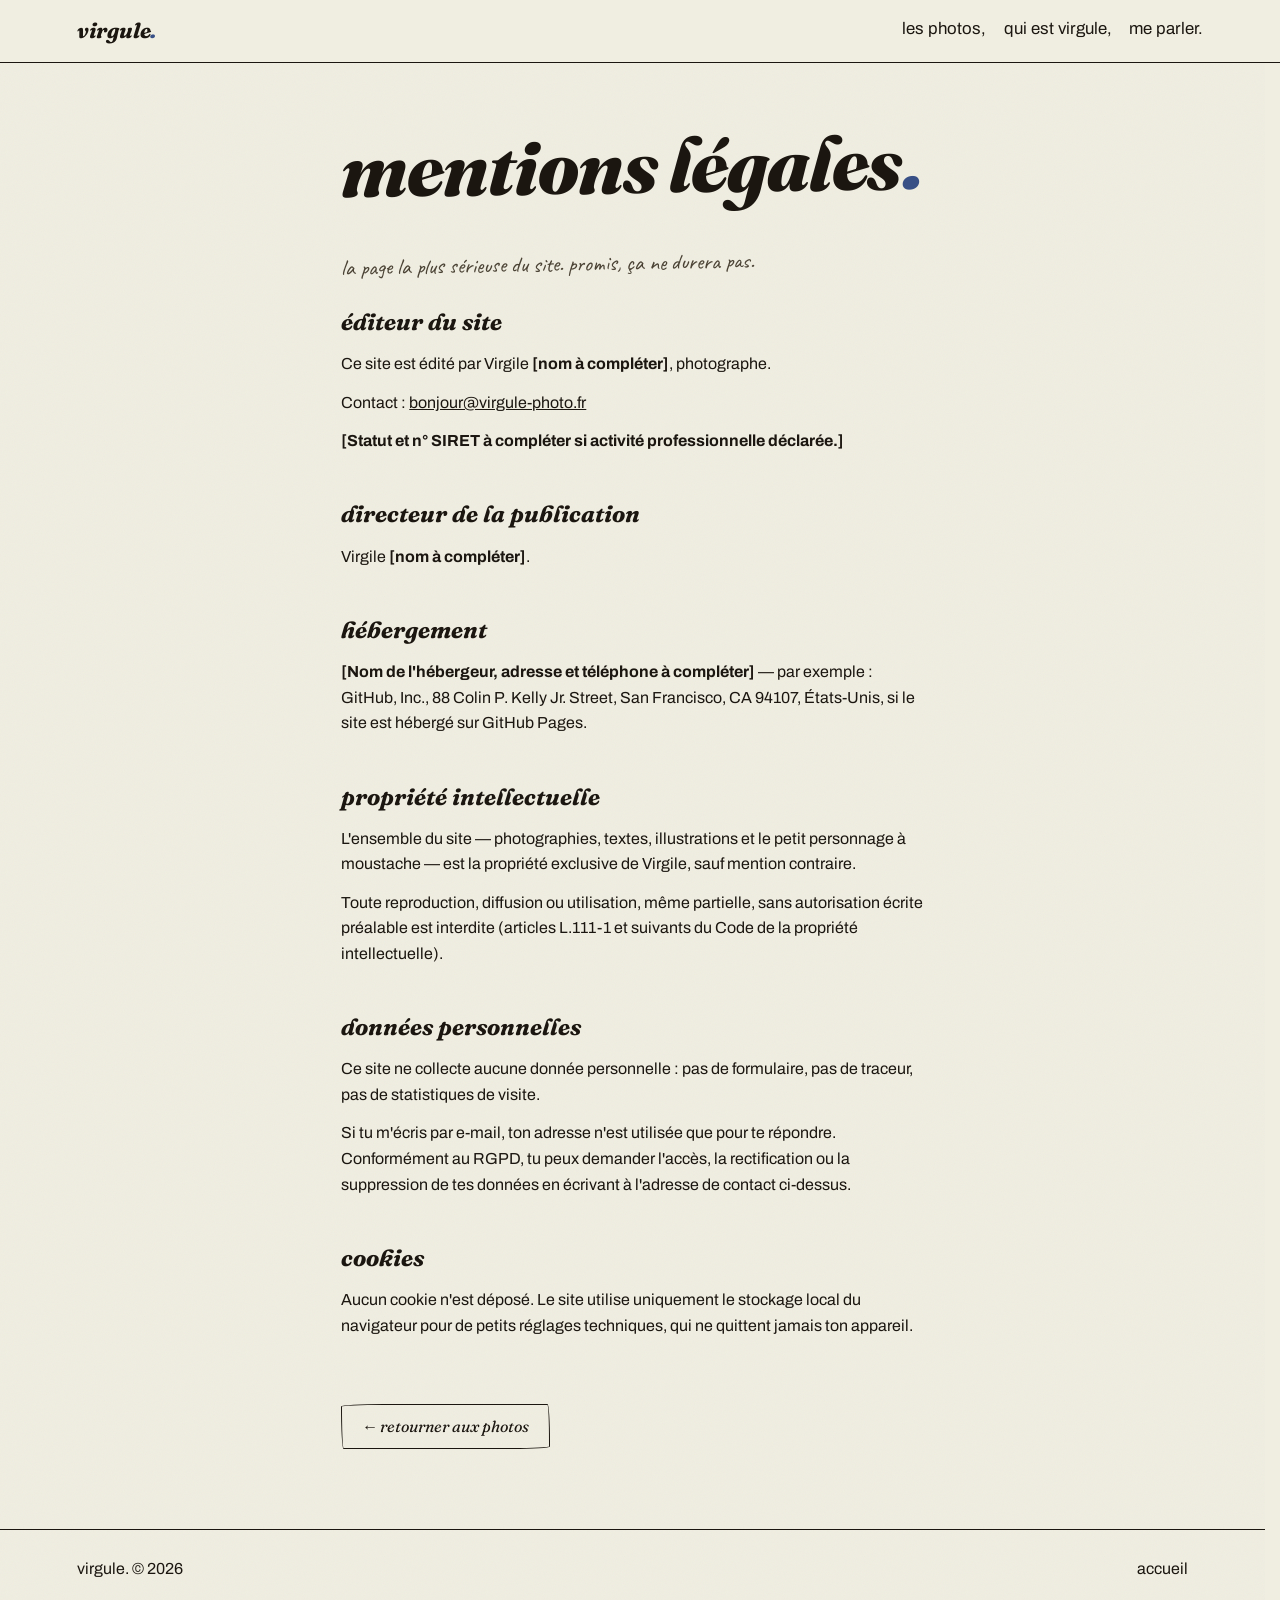
<file: mentions-legales.html>
<!doctype html>
<html lang="fr">
<head>
  <meta charset="utf-8">
  <meta name="viewport" content="width=device-width, initial-scale=1">
  <title>mentions légales — virgule.</title>
  <meta name="description" content="mentions légales du site virgule., portfolio de Virgile, photographe.">
  <meta name="robots" content="noindex">
  <meta name="theme-color" content="#F0EEE1">
  <link rel="icon" href="logo/favicon.svg" type="image/svg+xml">
  <link rel="preconnect" href="https://fonts.googleapis.com">
  <link rel="preconnect" href="https://fonts.gstatic.com" crossorigin>
  <link href="https://fonts.googleapis.com/css2?family=Fraunces:ital,opsz,wght@0,9..144,400..900;1,9..144,400..900&family=Archivo:wght@400;500;600&family=Caveat:wght@500;600&display=swap" rel="stylesheet">
  <link rel="stylesheet" href="css/styles.css">
</head>
<body>
  <header class="entete colle">
    <a href="index.html" class="marque" aria-label="virgule, retour à l'accueil">
      <span class="marque-mot">virgule<span class="point">.</span></span>
    </a>
    <nav class="entete-nav" aria-label="navigation principale">
      <a href="photos.html">les photos,</a>
      <a href="apropos.html">qui est virgule,</a>
      <a href="index.html#contact">me parler.</a>
    </nav>
  </header>

  <main class="page-legale">
    <h1 class="titre-section">mentions légales<span class="virg">.</span></h1>
    <p class="legale-note">la page la plus sérieuse du site. promis, ça ne durera pas.</p>

    <section class="legale-bloc">
      <h2>éditeur du site</h2>
      <p>Ce site est édité par Virgile <strong>[nom à compléter]</strong>, photographe.</p>
      <p>Contact&nbsp;: <a href="mailto:bonjour@virgule-photo.fr">bonjour@virgule-photo.fr</a></p>
      <p><strong>[Statut et n° SIRET à compléter si activité professionnelle déclarée.]</strong></p>
    </section>

    <section class="legale-bloc">
      <h2>directeur de la publication</h2>
      <p>Virgile <strong>[nom à compléter]</strong>.</p>
    </section>

    <section class="legale-bloc">
      <h2>hébergement</h2>
      <p><strong>[Nom de l'hébergeur, adresse et téléphone à compléter]</strong> — par exemple&nbsp;: GitHub, Inc., 88 Colin P. Kelly Jr. Street, San Francisco, CA 94107, États-Unis, si le site est hébergé sur GitHub Pages.</p>
    </section>

    <section class="legale-bloc">
      <h2>propriété intellectuelle</h2>
      <p>L'ensemble du site — photographies, textes, illustrations et le petit personnage à moustache — est la propriété exclusive de Virgile, sauf mention contraire.</p>
      <p>Toute reproduction, diffusion ou utilisation, même partielle, sans autorisation écrite préalable est interdite (articles L.111-1 et suivants du Code de la propriété intellectuelle).</p>
    </section>

    <section class="legale-bloc">
      <h2>données personnelles</h2>
      <p>Ce site ne collecte aucune donnée personnelle&nbsp;: pas de formulaire, pas de traceur, pas de statistiques de visite.</p>
      <p>Si tu m'écris par e-mail, ton adresse n'est utilisée que pour te répondre. Conformément au RGPD, tu peux demander l'accès, la rectification ou la suppression de tes données en écrivant à l'adresse de contact ci-dessus.</p>
    </section>

    <section class="legale-bloc">
      <h2>cookies</h2>
      <p>Aucun cookie n'est déposé. Le site utilise uniquement le stockage local du navigateur pour de petits réglages techniques, qui ne quittent jamais ton appareil.</p>
    </section>

    <a class="legale-retour" href="photos.html">← retourner aux photos</a>
  </main>

  <footer class="pied">
    <div class="pied-int">
      <p>virgule. © 2026</p>
      <a href="index.html">accueil</a>
    </div>
  </footer>
</body>
</html>
</file>
<file: css/styles.css>
/* ==========================================================================
   virgule. — feuille de style
   direction artistique : « la petite publication »
   papier crème, typographie éditoriale, annotations manuscrites,
   éléments légèrement de travers. sérieux sur les photos, pas sur le reste.
   ========================================================================== */

/* ---------- jetons ---------- */
:root {
  /* papier non couché, légèrement recyclé : même clarté que le crème d'avant,
     mais tiré vers le vert et bien moins saturé (H52° S33% au lieu de H42°
     S51%) — ça l'éloigne du beige orangé qu'on voit partout, et ça s'accorde
     avec la sauge et le teal qui étaient déjà dans la palette. */
  --creme: #F0EEE1;
  --ivoire: #FAF9F0;
  --papier: #E5E4D3;
  --noir: #1B1610;
  --encre: #4A4234;
  /* le bleu du bandeau du chapeau, repris comme accent (6,8:1 sur le crème) */
  --bleu: #385086;
  /* le même bleu, assombri pour le texte courant (contraste AA >= 4,5:1) */
  --bleu-texte: #2F4676;
  --sauge: #8A9B84;
  --teal: #39584C;
  --moutarde: #D9A62E;

  --serif: "Fraunces", Georgia, serif;
  --sans: "Archivo", system-ui, sans-serif;
  --main: "Caveat", "Segoe Script", cursive;

  --gouttiere: clamp(1.25rem, 6vw, 6rem);
  --transition-photo: 0.45s cubic-bezier(0.2, 0.8, 0.2, 1);

  /* bordure « dessinée à la main » */
  --tordu: 255px 15px 225px 15px / 15px 225px 15px 255px;
}

/* ---------- base ---------- */
*, *::before, *::after { box-sizing: border-box; }

html {
  scroll-behavior: smooth;
  scroll-padding-top: 5.5rem;
  scrollbar-gutter: stable;
}

body {
  margin: 0;
  background-color: var(--creme);
  background-image: url("data:image/svg+xml,%3Csvg xmlns='http://www.w3.org/2000/svg' width='240' height='240'%3E%3Cfilter id='n'%3E%3CfeTurbulence type='fractalNoise' baseFrequency='0.9' numOctaves='2' stitchTiles='stitch'/%3E%3C/filter%3E%3Crect width='240' height='240' filter='url(%23n)' opacity='0.05'/%3E%3C/svg%3E");
  color: var(--noir);
  font-family: var(--sans);
  font-size: 1rem;
  line-height: 1.6;
  font-synthesis: none;
  -webkit-font-smoothing: antialiased;
  overflow-x: hidden;
}

::selection { background: var(--moutarde); color: var(--noir); }

img { max-width: 100%; display: block; }

a { color: inherit; }

button {
  font: inherit;
  color: inherit;
  background: none;
  border: none;
  padding: 0;
}

:focus-visible {
  outline: 2px dashed var(--bleu);
  outline-offset: 4px;
  border-radius: 2px;
}

/* curseur virgule, très subtil */
body {
  cursor: url("data:image/svg+xml,%3Csvg xmlns='http://www.w3.org/2000/svg' width='20' height='24' viewBox='0 0 20 24'%3E%3Ccircle cx='10.5' cy='8' r='6.5' fill='%231B1610' stroke='%23FBF6EA' stroke-width='1.4'/%3E%3Cpath d='M8.2 13 C 7.6 17, 5.8 20, 2.5 22.6 C 6.8 21.6, 10.4 18.4, 11.4 13.6 Z' fill='%231B1610' stroke='%23FBF6EA' stroke-width='1'/%3E%3C/svg%3E") 10 8, auto;
}
a, button, [role="button"] {
  cursor: url("data:image/svg+xml,%3Csvg xmlns='http://www.w3.org/2000/svg' width='20' height='24' viewBox='0 0 20 24'%3E%3Ccircle cx='10.5' cy='8' r='6.5' fill='%23385086' stroke='%23FBF6EA' stroke-width='1.4'/%3E%3Cpath d='M8.2 13 C 7.6 17, 5.8 20, 2.5 22.6 C 6.8 21.6, 10.4 18.4, 11.4 13.6 Z' fill='%23385086' stroke='%23FBF6EA' stroke-width='1'/%3E%3C/svg%3E") 10 8, pointer;
}

/* lien d'évasion clavier */
.lien-evasion {
  position: fixed;
  top: 0.6rem;
  left: 0.6rem;
  z-index: 100;
  background: var(--noir);
  color: var(--ivoire);
  padding: 0.5rem 0.9rem;
  font-size: 0.85rem;
  border-radius: var(--tordu);
  transform: translateY(-300%);
}
.lien-evasion:focus-visible { transform: none; }

/* texte réservé aux lecteurs d'écran (la machine à écrire s'en sert :
   la phrase découpée en lettres est illisible pour eux) */
.sr-only {
  position: absolute;
  width: 1px;
  height: 1px;
  margin: -1px;
  padding: 0;
  overflow: hidden;
  clip-path: inset(50%);
  white-space: nowrap;
  border: 0;
}

/* soulignement gribouillé des liens de contact */
.contact-lien:hover,
.contact-lien:focus-visible {
  background-image: url("data:image/svg+xml,%3Csvg xmlns='http://www.w3.org/2000/svg' width='120' height='8' viewBox='0 0 120 8' preserveAspectRatio='none'%3E%3Cpath d='M2 5 C 20 2, 38 7, 58 4 S 100 3, 118 5' fill='none' stroke='%23385086' stroke-width='2.4' stroke-linecap='round'/%3E%3C/svg%3E");
  background-repeat: no-repeat;
  background-position: left bottom;
  background-size: 100% 8px;
}

/* ---------- en-tête ---------- */
.entete {
  position: fixed;
  inset: 0 0 auto 0;
  z-index: 40;
  display: flex;
  align-items: center;
  justify-content: space-between;
  gap: 1rem;
  padding: 0.85rem var(--gouttiere);
  transition: background-color 0.3s ease, box-shadow 0.3s ease;
}
.entete.colle {
  background-color: var(--creme);
  border-bottom: 1.5px solid var(--noir);
}

.marque {
  display: inline-flex;
  align-items: center;
  gap: 0.55rem;
  text-decoration: none;
}
.marque-perso { width: 30px; flex: none; transform: rotate(-6deg); transition: transform 0.3s ease; }
.marque:hover .marque-perso { transform: rotate(6deg) translateY(-2px); }
.marque-mot {
  font-family: var(--serif);
  font-style: italic;
  font-weight: 700;
  font-size: 1.35rem;
  letter-spacing: -0.01em;
}
.point { color: var(--bleu); }

.entete-nav { display: flex; gap: 1.1rem; flex-wrap: wrap; justify-content: flex-end; }
.entete-nav a {
  font-size: 1.05rem;
  text-decoration: none;
  padding-bottom: 0.15em;
}
.entete-nav a:hover, .entete-nav a:focus-visible {
  background-image: url("data:image/svg+xml,%3Csvg xmlns='http://www.w3.org/2000/svg' width='120' height='8' viewBox='0 0 120 8' preserveAspectRatio='none'%3E%3Cpath d='M2 5 C 20 2, 38 7, 58 4 S 100 3, 118 5' fill='none' stroke='%23385086' stroke-width='2.4' stroke-linecap='round'/%3E%3C/svg%3E") ;
  background-repeat: no-repeat;
  background-position: left bottom;
  background-size: 100% 7px;
}

/* ---------- hero ---------- */
.hero {
  position: relative;
  min-height: 96vh;
  min-height: 96svh;
  display: grid;
  grid-template-columns: minmax(0, 1.25fr) minmax(0, 0.75fr);
  align-items: center;
  gap: 2rem;
  padding: 7rem var(--gouttiere) 3rem;
}

.hero-sur {
  position: absolute;
  top: 5.2rem;
  left: var(--gouttiere);
  margin: 0;
  font-size: 0.8rem;
  letter-spacing: 0.14em;
  text-transform: uppercase;
  color: var(--encre);
}
.hero-sur-note { text-transform: none; letter-spacing: 0.02em; font-style: italic; }

.hero-titre {
  /* le titre est énorme et serré (line-height 0.9) : il faut une vraie
     respiration avant l'accroche, sinon les deux se touchent presque */
  margin: 0 0 clamp(1.8rem, 3vw, 3rem);
  font-family: var(--serif);
  font-style: italic;
  font-weight: 900;
  font-size: clamp(4.2rem, 13.5vw, 11.5rem);
  line-height: 0.9;
  letter-spacing: -0.03em;
}

.hero-phrase {
  margin: 0 0 2.8rem;
  font-family: var(--serif);
  font-weight: 500;
  font-size: clamp(1.45rem, 3vw, 2.35rem);
  line-height: 1.3;
}
.hero-phrase em { font-style: italic; color: var(--bleu-texte); }

.cta {
  display: inline-block;
  font-size: 1.02rem;
  font-weight: 500;
  text-decoration: none;
  border: 1.5px solid var(--noir);
  border-radius: var(--tordu);
  padding: 0.75rem 1.5rem;
  transform: rotate(-1deg);
  transition: transform 0.25s ease, background-color 0.25s ease;
}
.cta:hover, .cta:focus-visible {
  background-color: var(--moutarde);
  transform: rotate(1deg) translateY(-2px);
}
.cta .fleche { display: inline-block; }
.cta:hover .fleche, .cta:focus-visible .fleche { animation: rebond 0.7s ease-in-out infinite; }
@keyframes rebond {
  0%, 100% { transform: translateY(0); }
  50% { transform: translateY(5px); }
}

.hero-perso {
  position: relative;
  justify-self: center;
  width: clamp(230px, 26vw, 360px);
}
.hero-perso .perso-slot { transform: rotate(-3deg); }

/* annotations manuscrites — Caveat a une petite hauteur d'x : à taille égale
   elle paraît plus menue que l'Archivo d'à côté, d'où ces valeurs généreuses */
.annot {
  position: absolute;
  font-family: var(--main);
  font-size: clamp(1.45rem, 2.3vw, 1.9rem);
  line-height: 1.15;
  color: var(--encre);
  white-space: nowrap;
}
.annot-courbe {
  display: block;
  width: 64px;
  margin-top: 0.1rem;
}
.annot-courbe path {
  fill: none;
  stroke: var(--encre);
  stroke-width: 2.4;
  stroke-linecap: round;
  stroke-linejoin: round;
}
.annot-moi { top: -2.2rem; left: -4.5rem; transform: rotate(-7deg); }
.annot-app { bottom: -2.4rem; right: -1.5rem; transform: rotate(3deg); color: var(--bleu-texte); }
.annot-toi { position: static; display: inline-block; transform: rotate(-3deg); color: var(--bleu-texte); margin-top: 0.4rem; }

/* ---------- sections communes ---------- */
.titre-section {
  margin: 0;
  font-family: var(--serif);
  font-style: italic;
  font-weight: 800;
  font-size: clamp(2.5rem, 6.5vw, 4.8rem);
  line-height: 1;
  letter-spacing: -0.02em;
  transform: rotate(-0.8deg);
}
.virg { color: var(--bleu); }

/* ---------- galerie ---------- */
.galerie {
  position: relative;
  padding: 6rem var(--gouttiere) 7rem;
}

.galerie-tete { margin-bottom: 4rem; }

.galerie-compte {
  margin: 1rem 0 1.6rem;
  font-family: var(--main);
  font-size: 1.6rem;
  color: var(--encre);
  transform: rotate(-1deg);
}

/* filtres de photos.html — de vrais boutons, pour qu'on comprenne
   du premier regard que les catégories se cliquent et trient */
/* deux axes de tri empilés : le sujet, puis l'événement. Chacun avec son
   intitulé — sans lui, « paysages » et « Camille & Jonas » côte à côte dans une
   seule barre ne diraient plus ce qu'on est en train de trier. */
.filtres {
  margin-top: 1.8rem;
}
.filtres-titre {
  margin: 1.5rem 0 0.7rem;
  font-size: 0.72rem;
  letter-spacing: 0.16em;
  text-transform: uppercase;
  color: var(--encre);
}
.filtres-titre:first-child { margin-top: 0; }
.filtres-groupe {
  display: flex;
  flex-wrap: wrap;
  gap: 0.7rem 0.6rem;
}
.filtres button {
  font: inherit;
  font-size: 0.95rem;
  cursor: pointer;
  background: var(--ivoire);
  color: var(--noir);
  border: 1.5px solid var(--noir);
  border-radius: var(--tordu);
  padding: 0.42rem 1.05rem;
  transition: background-color 0.2s ease, color 0.2s ease, transform 0.2s ease;
}
/* survol réservé aux vrais pointeurs : au tactile, le moutarde resterait collé */
@media (hover: hover) {
  .filtres button:hover { background: var(--moutarde); transform: rotate(-1.2deg); }
}
.filtres button[aria-pressed="true"] {
  background: var(--bleu);
  border-color: var(--bleu);
  color: var(--ivoire);
}
/* sur téléphone, huit pastilles à taille pleine mangent quatre lignes :
   on resserre pour tenir en deux ou trois */
@media (max-width: 719px) {
  .filtres-groupe { gap: 0.5rem 0.45rem; }
  .filtres-titre { margin: 1.2rem 0 0.5rem; }
  .filtres button { font-size: 0.84rem; padding: 0.3rem 0.75rem; }
}

/* la sélection de l'accueil — des colonnes en maçonnerie, comme la grande
   grille de photos.html, mais plus larges : la sélection doit peser plus lourd
   que le fonds. Chaque photo garde ses proportions et se pose sous la
   précédente ; il n'y a plus de rangée à refermer, donc plus de trou à combler.
   L'intervalle entre colonnes compte dans le calcul du nombre de colonnes :
   la largeur demandée est donc un peu plus courte que la largeur obtenue. */
.grille {
  column-width: 26rem;
  column-gap: clamp(1.8rem, 3vw, 3.2rem);
}
.grille .photo {
  break-inside: avoid;
  margin: 0 0 clamp(2.4rem, 4vw, 3.6rem);
}

.photo {
  position: relative;
  margin: 0;
  transition: transform var(--transition-photo), opacity 0.3s ease;
}
.photo:focus-within {
  transform: rotate(var(--tilt, 0.6deg)) translateY(-5px);
  z-index: 2;
}
/* les effets de survol ne s'appliquent qu'aux vrais pointeurs :
   au tactile, le :hover simulé resterait collé après fermeture du voile */
@media (hover: hover) {
  .photo:hover {
    transform: rotate(var(--tilt, 0.6deg)) translateY(-5px);
    z-index: 2;
  }
}

/* `taille` ne commande plus de largeur : en maçonnerie, toutes les photos font
   celle de leur colonne. Elle continue de servir dans js/main.js, pour deviner
   les proportions quand `ratio` n'est pas renseigné et pour l'attribut `sizes`. */

.photo-cadre {
  position: relative;
  display: block;
  width: 100%;
  padding: 0;
}

.photo-fen {
  display: block;
  overflow: hidden;
  border: 1.5px solid var(--noir);
}
.photo-fen img {
  width: 100%;
  height: auto;
  object-fit: cover;
  transition: transform var(--transition-photo);
}
.photo:focus-within .photo-fen img { transform: scale(1.045); }
@media (hover: hover) {
  .photo:hover .photo-fen img { transform: scale(1.045); }
}

.photo-legende {
  display: flex;
  align-items: baseline;
  gap: 0.6rem;
  flex-wrap: wrap;
  margin-top: 0.7rem;
}
.photo-num {
  font-size: 0.72rem;
  letter-spacing: 0.14em;
  text-transform: uppercase;
  color: var(--encre);
}
.photo-titre {
  font-family: var(--serif);
  font-style: italic;
  font-weight: 600;
  font-size: 1.12rem;
}
.photo-meta {
  font-size: 0.78rem;
  color: var(--encre);
  letter-spacing: 0.05em;
}

/* la petite phrase absurde, sur un bout de papier
   (ancrée au cadre de l'image, pas au figure : la légende peut faire 3 lignes) */
.photo-phrase {
  position: absolute;
  left: -0.6rem;
  bottom: 0.9rem;
  max-width: 82%;
  text-align: left;
  background: var(--ivoire);
  border: 1.5px solid var(--noir);
  padding: 0.35rem 0.7rem;
  font-family: var(--main);
  font-size: 1.4rem;
  line-height: 1.2;
  color: var(--noir);
  transform: rotate(-2.5deg) translateY(8px);
  opacity: 0;
  pointer-events: none;
  transition: opacity 0.25s ease, transform 0.3s ease;
}
.photo:focus-within .photo-phrase {
  opacity: 1;
  transform: rotate(-2.5deg) translateY(0);
}
@media (hover: hover) {
  .photo:hover .photo-phrase {
    opacity: 1;
    transform: rotate(-2.5deg) translateY(0);
  }
}

/* filtrage */
.photo.part { opacity: 0; transform: scale(0.96); pointer-events: none; }
.photo[hidden] { display: none; }

.sans-js {
  font-family: var(--serif);
  font-style: italic;
  font-size: 1.3rem;
  text-align: center;
  padding: 3rem 0;
}

/* ---------- à propos (page apropos.html) ---------- */
.apropos {
  padding: 6rem var(--gouttiere);
  content-visibility: auto;
  contain-intrinsic-size: auto 980px;
}
/* en page à part, l'en-tête fixe demande plus d'air en haut */
.page-apropos { padding-top: 8.5rem; }
.apropos-suite { margin: 2.2rem 0 0; }

/* ---------- palmarès (accueil) ----------
   la liste des prestations, montée en index de revue : une ligne par
   événement, des filets pleine largeur, la date en petites capitales et le nom
   en italique. Le genre reprend la pastille des filtres de photos.html, pour
   que les deux listes du site se ressemblent. */
.palmares { padding: 5rem var(--gouttiere) 6rem; }
.palmares-tete { margin-bottom: 3rem; }
.palmares-intro {
  margin: 1.6rem 0 0;
  max-width: 42rem;
  font-family: var(--serif);
  font-size: clamp(1.05rem, 1.7vw, 1.3rem);
  line-height: 1.5;
}
/* la largeur de la souche est le repère de tout le billet : la ligne de
   déchirure et les deux encoches s'y calent. Une seule valeur à bouger. */
.palmares-liste {
  --souche: 5.4rem;
  --marge-billet: 1.2rem;
  /* le milieu de la perforation, mesuré depuis le bord gauche du billet */
  --dechirure: calc(var(--marge-billet) + var(--souche) + 0.65rem);
  counter-reset: billet;
  list-style: none;
  margin: 0;
  padding: 0;
  display: grid;
  grid-template-columns: repeat(auto-fit, minmax(24rem, 1fr));
  gap: clamp(1.6rem, 3vw, 2.6rem);
}

/* un billet d'entrée : souche à gauche, corps à droite, une perforation entre
   les deux. Chacun penche un peu différemment — quatre inclinaisons qui
   tournent, pour que la pile n'ait pas l'air imprimée au massicot. */
.billet {
  --pivot: -1.1deg;
  counter-increment: billet;
  position: relative;
  display: grid;
  grid-template-columns: var(--souche) 1fr;
  align-items: center;
  gap: 0 1.5rem;
  padding: 1.35rem 1.5rem 1.35rem var(--marge-billet);
  background: var(--ivoire);
  border: 1.5px solid var(--noir);
  transform: rotate(var(--pivot));
  transition: transform var(--transition-photo);
}
.billet:nth-child(4n + 2) { --pivot: 0.9deg; }
.billet:nth-child(4n + 3) { --pivot: 0.5deg; }
.billet:nth-child(4n + 4) { --pivot: -0.6deg; }
@media (hover: hover) {
  /* le billet se redresse presque et se soulève : juste assez pour qu'il ait
     l'air posé sur la page plutôt qu'imprimé dedans */
  .billet:hover { transform: rotate(calc(var(--pivot) * 0.25)) translateY(-4px); }
}

/* les deux encoches de la perforation — des disques couleur page, à cheval sur
   le bord haut et le bord bas, exactement dans l'axe des pointillés */
.billet::before,
.billet::after {
  content: "";
  position: absolute;
  left: var(--dechirure);
  width: 1.15rem;
  height: 1.15rem;
  border-radius: 50%;
  background: var(--creme);
  border: 1.5px solid var(--noir);
}
/* chaque encoche s'ancre à SON bord : en calant les deux depuis le haut, celle
   du bas retombait 1,5px trop haut — la hauteur de la bordure du billet */
.billet::before { top: 0; transform: translate(-50%, -50%); }
.billet::after  { bottom: 0; transform: translate(-50%, 50%); }

.billet-souche {
  display: grid;
  justify-items: center;
  gap: 0.15rem;
  padding-right: 0.65rem;
  border-right: 2px dashed var(--noir);
}
.billet-mois {
  font-family: var(--serif);
  font-style: italic;
  font-weight: 700;
  font-size: 1.45rem;
  line-height: 1;
}
.billet-an {
  font-size: 0.7rem;
  letter-spacing: 0.16em;
  color: var(--encre);
}

.billet-corps {
  display: grid;
  justify-items: start;
  gap: 0.3rem;
}
/* le genre en tampon encreur : capitales espacées, filet bleu, de travers */
.billet-genre {
  font-size: 0.68rem;
  letter-spacing: 0.18em;
  text-transform: uppercase;
  color: var(--bleu);
  border: 1.5px solid var(--bleu);
  border-radius: 2px;
  padding: 0.1rem 0.45rem;
  transform: rotate(-3deg);
}
.billet-quoi {
  font-family: var(--serif);
  font-style: italic;
  font-weight: 600;
  font-size: clamp(1.15rem, 2vw, 1.4rem);
  line-height: 1.2;
}
/* le nom est le lien, mais c'est tout le billet qui se clique : le ::after
   étiré couvre la carte entière sans noyer le nom accessible du lien dans la
   date et le lieu — un lecteur d'écran annonce « Camille & Jonas », rien de plus */
.billet-lien {
  color: inherit;
  text-decoration-color: transparent;
  text-underline-offset: 0.18em;
  transition: text-decoration-color 0.2s ease;
}
.billet-lien::after {
  content: "";
  position: absolute;
  inset: 0;
  z-index: 1;
}
.billet-lien:hover,
.billet-lien:focus-visible { text-decoration-color: currentColor; }
/* le numéro reste au-dessus de la zone cliquable, sinon il devient invisible
   au survol dans certains navigateurs qui repeignent la couche du lien */
.billet-num { z-index: 2; }
.billet-ou {
  font-size: 0.8rem;
  letter-spacing: 0.06em;
  color: var(--encre);
}

/* le numéro de billet est compté par le CSS : ajouter une ligne dans le HTML
   ne demande jamais de renuméroter quoi que ce soit */
.billet-num {
  position: absolute;
  right: 0.75rem;
  bottom: 0.45rem;
  font-size: 0.6rem;
  letter-spacing: 0.14em;
  color: var(--encre);
  opacity: 0.55;
}
.billet-num::before { content: "n°" counter(billet, decimal-leading-zero); }
.palmares-note {
  margin: 2rem 0 0;
  font-family: var(--main);
  font-size: 1.4rem;
  color: var(--encre);
  transform: rotate(-1.2deg);
}

.apropos-grille {
  display: grid;
  grid-template-columns: minmax(0, 0.9fr) minmax(0, 1.1fr);
  gap: clamp(2rem, 6vw, 6rem);
  align-items: center;
  margin-top: 4rem;
}

.fiche {
  position: relative;
  margin: 0;
  padding: 3.5rem 3rem;
  border: 1.5px solid var(--noir);
  border-radius: var(--tordu);
}
/* le portrait photo : la vraie tête de Virgile, accessoires par-dessus */
.fiche--photo { padding: 3rem 2.6rem 2.2rem; }
.portrait {
  position: relative;
  width: min(100%, 340px);
  margin: 0 auto;
  transform: rotate(-1.2deg);
}
.portrait-img {
  width: 100%;
  border: 1.5px solid var(--noir);
  background: var(--papier);
}
.portrait-placeholder {
  aspect-ratio: 3 / 4;
  display: grid;
  align-content: center;
  justify-items: center;
  gap: 0.3rem;
  text-align: center;
  border: 1.5px dashed var(--encre);
  background:
    repeating-linear-gradient(-45deg, transparent 0 14px, rgba(74, 66, 52, 0.05) 14px 15px),
    var(--papier);
  padding: 1rem;
}
.pp-titre {
  margin: 3.2rem 0 0;
  font-family: var(--serif);
  font-style: italic;
  font-weight: 700;
  font-size: 1.5rem;
}
.pp-note {
  margin: 0;
  font-family: var(--main);
  font-size: 1.35rem;
  color: var(--encre);
  transform: rotate(-2deg);
}
/* les calques posés par main.js : chapeau, moustache, petit perso */
.portrait-calque {
  position: absolute;
  line-height: 0;
  pointer-events: none;
  transform: translate(-50%, -50%) rotate(var(--rot, 0deg));
  filter: drop-shadow(1px 2px 0 rgba(27, 22, 16, 0.18));
}
.portrait-calque svg { display: block; width: 100%; height: auto; overflow: visible; }
.calque-perso { filter: none; }
.fiche-legende {
  margin-top: 1.6rem;
  text-align: center;
  font-size: 0.75rem;
  letter-spacing: 0.14em;
  text-transform: uppercase;
  color: var(--encre);
}

.etiquette {
  position: absolute;
  font-family: var(--main);
  font-size: 1.35rem;
  line-height: 1.1;
  color: var(--encre);
}
.etiquette em { color: var(--bleu-texte); font-style: normal; font-size: 0.95em; }
.e-chapeau   { top: 1.2rem; right: 1.4rem; transform: rotate(4deg); text-align: right; }
.e-moustache { top: 42%; left: 0.9rem; transform: rotate(-5deg); }
.e-appareil  { bottom: 22%; right: 1rem; transform: rotate(3deg); text-align: right; }
.e-queue     { bottom: 3.2rem; left: 1.4rem; transform: rotate(-3deg); }

.bio p { margin: 0 0 1.1rem; }
.bio-nom {
  font-family: var(--serif);
  font-style: italic;
  font-weight: 900;
  font-size: clamp(2.6rem, 4.5vw, 4rem);
  line-height: 1;
}
.bio-metier {
  font-family: var(--serif);
  font-weight: 600;
  font-size: 1.5rem;
}
.bio-ligne {
  font-family: var(--serif);
  font-size: clamp(1.15rem, 1.8vw, 1.45rem);
  line-height: 1.45;
}
.bio-ligne em { color: var(--bleu-texte); }

.stats {
  margin: 2.5rem 0 0;
  border-top: 1.5px solid var(--noir);
  border-bottom: 1.5px solid var(--noir);
  padding: 1.1rem 0;
  display: grid;
  grid-template-columns: 1fr 1fr;
  gap: 0.8rem 2rem;
}
.stats div { display: flex; align-items: baseline; justify-content: space-between; gap: 1rem; }
.stats dt {
  font-size: 0.78rem;
  letter-spacing: 0.12em;
  text-transform: uppercase;
  color: var(--encre);
}
.stats dd {
  margin: 0;
  font-family: var(--serif);
  font-style: italic;
  font-weight: 600;
  font-size: 1.05rem;
}

/* ---------- contact ---------- */
.contact {
  padding: 7rem var(--gouttiere) 8rem;
  text-align: center;
  content-visibility: auto;
  contain-intrinsic-size: auto 480px;
}
.contact .titre-section { transform: rotate(0.8deg); }

.contact-liens {
  margin: 3rem 0 1.5rem;
  font-family: var(--serif);
  font-style: italic;
  font-weight: 600;
  font-size: clamp(1.4rem, 3.4vw, 2.6rem);
  line-height: 1.6;
}
.contact-lien {
  text-decoration: none;
  padding-bottom: 0.12em;
  display: inline-block;
  transition: transform 0.25s ease, color 0.25s ease;
}
.contact-lien:hover, .contact-lien:focus-visible {
  transform: rotate(-1.2deg);
  color: var(--bleu-texte);
}
.contact-liens .virg { margin-right: 0.6em; }

.contact-promesse {
  font-family: var(--main);
  font-size: 1.6rem;
  color: var(--encre);
  transform: rotate(-1deg);
}

/* ---------- footer ---------- */
.pied {
  position: relative;
  border-top: 1.5px solid var(--noir);
  padding: 1.6rem var(--gouttiere) 2rem;
}
.pied-peek {
  position: absolute;
  right: clamp(2rem, 12vw, 9rem);
  top: 0;
  transform: translateY(-100%);
  width: 92px;
  height: 58px;
  overflow: hidden;
  pointer-events: none;
}
.pied-peek .perso-slot {
  width: 92px;
  transform: translateY(6px);
}
.pied-int {
  display: flex;
  align-items: baseline;
  justify-content: space-between;
  gap: 1.5rem;
  flex-wrap: wrap;
  font-size: 1rem;
}
.pied-int p { margin: 0; }
.pied-note {
  font-family: var(--main);
  font-size: 1.45rem;
  color: var(--encre);
  text-align: center;
}
.pied-int a { text-decoration: none; }
.pied-int a:hover { color: var(--bleu-texte); }
.pied-liens { display: flex; gap: 1.4rem; flex-wrap: wrap; }

/* ---------- page mentions légales ---------- */
.page-legale {
  max-width: 46rem;
  margin: 0 auto;
  padding: 8rem var(--gouttiere) 5rem;
}
.page-legale .titre-section { margin-bottom: 2.5rem; }
.legale-bloc { margin: 0 0 2.6rem; }
.legale-bloc h2 {
  font-family: var(--serif);
  font-style: italic;
  font-weight: 700;
  font-size: 1.45rem;
  margin: 0 0 0.7rem;
}
.legale-bloc p { margin: 0 0 0.8rem; }
.legale-note {
  font-family: var(--main);
  font-size: 1.4rem;
  color: var(--encre);
  transform: rotate(-1deg);
}
.legale-retour {
  display: inline-block;
  margin-top: 1.5rem;
  font-family: var(--serif);
  font-style: italic;
  text-decoration: none;
  border: 1.5px solid var(--noir);
  border-radius: var(--tordu);
  padding: 0.55rem 1.2rem;
  transition: background-color 0.25s ease, transform 0.25s ease;
}
.legale-retour:hover { background: var(--moutarde); transform: rotate(-1deg); }

/* ---------- lightbox (le voile) ---------- */
.voile {
  position: fixed;
  inset: 0;
  z-index: 60;
  background-color: var(--ivoire);
  background-image: url("data:image/svg+xml,%3Csvg xmlns='http://www.w3.org/2000/svg' width='240' height='240'%3E%3Cfilter id='n'%3E%3CfeTurbulence type='fractalNoise' baseFrequency='0.9' numOctaves='2' stitchTiles='stitch'/%3E%3C/filter%3E%3Crect width='240' height='240' filter='url(%23n)' opacity='0.05'/%3E%3C/svg%3E");
  padding: clamp(1rem, 4vh, 3rem) var(--gouttiere);
  opacity: 0;
  visibility: hidden;
  transition: opacity 0.28s ease, visibility 0.28s ease;
  display: grid;
  grid-template-rows: 1fr auto;
  overflow-y: auto;
}
.voile.ouvert { opacity: 1; visibility: visible; }
.voile[hidden] { display: none; }

html.fige, html.fige body { overflow: hidden; }

.voile-fermer {
  position: fixed;
  top: 1.2rem;
  right: var(--gouttiere);
  font-size: 0.95rem;
  letter-spacing: 0.06em;
  padding: 0.4rem 0.8rem;
  border: 1.5px solid var(--noir);
  border-radius: var(--tordu);
  background: var(--ivoire);
  z-index: 2;
  transition: background-color 0.2s ease, transform 0.2s ease;
}
.voile-fermer:hover { background: var(--moutarde); transform: rotate(2deg); }

.voile-num {
  position: fixed;
  top: 1.55rem;
  left: var(--gouttiere);
  margin: 0;
  font-size: 0.78rem;
  letter-spacing: 0.16em;
  text-transform: uppercase;
  color: var(--encre);
}

.voile-scene {
  margin: 0;
  display: grid;
  grid-template-columns: minmax(0, 1.3fr) minmax(240px, 0.55fr);
  gap: clamp(1.5rem, 4vw, 4rem);
  align-items: center;
  padding-top: 3rem;
}

.voile-cadre {
  position: relative;
  justify-self: center;
  max-width: 100%;
  transform: rotate(-0.5deg) scale(0.975);
  transition: transform 0.34s cubic-bezier(0.2, 0.8, 0.2, 1);
}
.voile.ouvert .voile-cadre { transform: none; }
.voile-cadre::before {
  content: "";
  position: absolute;
  inset: 0;
  z-index: -1;
  background: var(--sauge);
  transform: rotate(1.4deg) translate(10px, 12px);
}
.voile-cadre img {
  max-height: 74vh;
  max-height: 74svh;
  max-width: 100%;
  width: auto;
  /* sans ce height:auto, l'attribut height de l'image fait loi : quand la
     largeur ET la hauteur butent sur leurs maximums, le navigateur garde la
     hauteur imposée et rabote la largeur — le paysage sort étiré à la verticale.
     Avec auto, ce sont toujours les proportions du fichier qui décident. */
  height: auto;
  border: 1.5px solid var(--noir);
  transition: opacity 0.18s ease;
}
.voile.change .voile-cadre img { opacity: 0; }

.voile-info { min-width: 0; }
.voile-titre {
  margin: 0 0 0.6rem;
  font-family: var(--serif);
  font-style: italic;
  font-weight: 800;
  font-size: clamp(1.6rem, 3vw, 2.6rem);
  line-height: 1.05;
}
.voile-meta {
  margin: 0 0 1.4rem;
  font-size: 0.8rem;
  letter-spacing: 0.13em;
  text-transform: uppercase;
  color: var(--encre);
}
.voile-desc {
  margin: 0 0 1.4rem;
  font-family: var(--serif);
  font-size: 1.08rem;
  line-height: 1.55;
}
.voile-phrase {
  margin: 0;
  font-family: var(--main);
  font-size: 1.6rem;
  color: var(--bleu-texte);
  transform: rotate(-1.5deg);
}

.voile-nav {
  display: flex;
  justify-content: space-between;
  gap: 1rem;
  padding: 1.2rem 0 0.4rem;
}
.voile-nav button {
  font-family: var(--serif);
  font-style: italic;
  font-size: 1.05rem;
  padding: 0.35rem 0.7rem;
  transition: transform 0.2s ease, color 0.2s ease;
}
.voile-nav button:hover { color: var(--bleu-texte); transform: translateY(-2px) rotate(-1deg); }

/* ---------- flash d'appareil photo ---------- */
.eclat {
  position: fixed;
  inset: 0;
  z-index: 80;
  background: #fff;
  opacity: 0;
  pointer-events: none;
}
.eclat.on { animation: eclat 0.4s ease-out; }
@keyframes eclat {
  0% { opacity: 0; }
  14% { opacity: 0.82; }
  100% { opacity: 0; }
}

/* ---------- toast (bout de papier) ---------- */
.toast {
  position: fixed;
  left: 1.4rem;
  bottom: 1.4rem;
  z-index: 90;
  max-width: 300px;
  background: var(--ivoire);
  border: 1.5px solid var(--noir);
  padding: 0.8rem 1.1rem;
  font-family: var(--main);
  font-size: 1.45rem;
  line-height: 1.25;
  transform: rotate(-1.5deg) translateY(10px);
  opacity: 0;
  transition: opacity 0.3s ease, transform 0.3s ease;
  pointer-events: none;
}
.toast.montre { opacity: 1; transform: rotate(-1.5deg) translateY(0); }

/* ---------- la parade (easter egg : code konami) ---------- */
.parade {
  position: fixed;
  left: 0;
  right: 0;
  bottom: 0.5rem;
  z-index: 60;
  pointer-events: none;
  height: 84px;
}
.parade .perso-slot {
  position: absolute;
  bottom: 0;
  width: 74px;
  animation: traverse 7s linear forwards;
}
.parade .perso { animation: sautille 0.5s ease-in-out infinite; }
@keyframes traverse {
  from { transform: translateX(-120px); }
  to   { transform: translateX(calc(100vw + 120px)); }
}
@keyframes sautille {
  0%, 100% { transform: translateY(0) rotate(-3deg); }
  50%      { transform: translateY(-9px) rotate(3deg); }
}

/* ---------- ponctuation qui dérive en fond du hero ---------- */
.ponctuation {
  position: absolute;
  inset: 0;
  overflow: hidden;
  pointer-events: none;
  z-index: 0;
}
.ponctuation span {
  position: absolute;
  font-family: var(--serif);
  font-style: italic;
  font-weight: 900;
  color: var(--bleu);
  opacity: 0.07;
  animation: derive 22s ease-in-out infinite;
}
.ponctuation span:nth-child(1) { left: 6%;  top: 18%; font-size: 7rem;   animation-duration: 24s; }
.ponctuation span:nth-child(2) { left: 26%; top: 72%; font-size: 5rem;   animation-duration: 19s; animation-delay: -6s; }
.ponctuation span:nth-child(3) { left: 44%; top: 12%; font-size: 4rem;   animation-duration: 27s; animation-delay: -12s; }
.ponctuation span:nth-child(4) { left: 62%; top: 82%; font-size: 8rem;   animation-duration: 21s; animation-delay: -3s; }
.ponctuation span:nth-child(5) { left: 82%; top: 24%; font-size: 4.5rem; animation-duration: 25s; animation-delay: -9s; }
.ponctuation span:nth-child(6) { left: 14%; top: 46%; font-size: 3.5rem; animation-duration: 18s; animation-delay: -15s; }
.ponctuation span:nth-child(7) { left: 90%; top: 62%; font-size: 5.5rem; animation-duration: 23s; animation-delay: -7s; }
.ponctuation span:nth-child(8) { left: 36%; top: 34%; font-size: 3rem;   animation-duration: 20s; animation-delay: -18s; }
@keyframes derive {
  0%, 100% { transform: translate(0, 0) rotate(-4deg); }
  33%      { transform: translate(14px, -18px) rotate(5deg); }
  66%      { transform: translate(-10px, 12px) rotate(-8deg); }
}
/* le contenu du hero passe devant (sans toucher au positionnement existant :
   .hero-sur est déjà en absolute, lui imposer relative casserait la grille) */
.hero-sur { z-index: 1; }
.hero-bloc, .hero-perso { position: relative; z-index: 1; }

/* ---------- le personnage ---------- */
.perso-slot { line-height: 0; }
.perso { width: 100%; height: auto; overflow: visible; }

.perso .pupille { transition: none; }
.perso .paupiere {
  transform-box: fill-box;
  transform-origin: center top;
  transform: scaleY(0);
}
.perso.cligne .paupiere { animation: clignement 0.16s ease-in-out; }
@keyframes clignement {
  0%, 100% { transform: scaleY(0); }
  50% { transform: scaleY(1); }
}

.perso .sourcil { opacity: 0; transition: opacity 0.15s ease, transform 0.15s ease; transform-box: fill-box; transform-origin: center; }
.perso.surpris .sourcil { opacity: 1; transform: translateY(-5px); }

.perso .appareil-g {
  transform-box: fill-box;
  transform-origin: center;
  transition: transform 0.3s ease;
}
.perso.vise .appareil-g { transform: translateY(-9px) rotate(-4deg); }

.perso .eclair-g {
  opacity: 0;
  transform-box: fill-box;
  transform-origin: center bottom;
  transform: scale(0.3);
}
.perso.flashe .eclair-g { animation: eclair-perso 0.45s ease-out; }
@keyframes eclair-perso {
  0% { opacity: 0; transform: scale(0.3); }
  25% { opacity: 1; transform: scale(1.05); }
  100% { opacity: 0; transform: scale(1.15); }
}

.perso .moustache {
  transform-box: fill-box;
  transform-origin: center;
}

/* le coup de chapeau : easter egg déclenché en tapant « virgule » */
.perso .chapeau {
  transform-box: fill-box;
  transform-origin: center bottom;
}
.perso.salut .chapeau { animation: coup-de-chapeau 1.15s cubic-bezier(0.2, 0.8, 0.2, 1); }
@keyframes coup-de-chapeau {
  0%        { transform: translateY(0) rotate(0deg); }
  25%       { transform: translateY(-26px) rotate(-16deg); }
  55%       { transform: translateY(-30px) rotate(-22deg); }
  100%      { transform: translateY(0) rotate(0deg); }
}
body.grand-soir .perso .moustache { animation: fretille 2.4s ease-in-out infinite; }
@keyframes fretille {
  0%, 100% { transform: rotate(0deg); }
  25% { transform: rotate(-4deg); }
  75% { transform: rotate(4deg); }
}

/* flottement discret du personnage du hero */
.hero-perso .perso { animation: flotte 5s ease-in-out infinite; will-change: transform; }
@keyframes flotte {
  0%, 100% { transform: translateY(0); }
  50% { transform: translateY(-7px); }
}

/* ---------- apparitions au défilement ---------- */
/* uniquement quand JS tourne (html.js) : sans script, tout reste visible.
   translate/rotate (propriétés indépendantes) plutôt que transform : elles
   se COMPOSENT avec le transform propre de chaque élément. L'ancien
   `transform: none` posé sur .vu écrasait les rotations « de travers » des
   titres et le soulèvement des photos au survol — plus jamais ça. */
html.js [data-reveal] {
  opacity: 0;
  translate: 0 14px;
  rotate: 0.4deg;
  transition: opacity 0.55s ease, translate 0.55s ease, rotate 0.55s ease;
  transition-delay: var(--d, 0ms);
}
html.js [data-reveal].vu { opacity: 1; translate: none; rotate: none; }
/* le départ au filtrage : une animation plutôt qu'une transition — elle
   ignore le délai d'apparition étagée (--d) et tient dans les 320 ms
   que le script laisse avant le display:none */
html.js [data-reveal].vu.part { animation: photo-part 0.28s ease forwards; }
@keyframes photo-part { to { opacity: 0; transform: scale(0.96); } }

/* ---------- accueil : la suite après la sélection ---------- */
.galerie-suite {
  display: flex;
  align-items: center;
  gap: 1.4rem;
  flex-wrap: wrap;
  margin: 4.5rem 0 0;
}
.galerie-suite-note {
  font-family: var(--main);
  font-size: 1.4rem;
  color: var(--encre);
  transform: rotate(-1.5deg);
}

/* ---------- page « toutes les photos » ---------- */
/* gouttière volontairement plus étroite que sur l'accueil : ici les photos
   sont le contenu, elles ont droit à toute la largeur de la page */
.page-photos { position: relative; padding: 8rem clamp(1.25rem, 3vw, 3rem) 6rem; }
.page-photos-tete { margin-bottom: 3rem; }

.titre-page {
  margin: 0;
  font-family: var(--serif);
  font-style: italic;
  font-weight: 900;
  font-size: clamp(2.8rem, 8vw, 6rem);
  line-height: 0.95;
  letter-spacing: -0.02em;
  transform: rotate(-0.8deg);
}

/* la grande grille : des colonnes en maçonnerie. Chaque photo garde ses
   proportions et vient se poser sous la précédente — pas de trous entre
   les rangées, la page reste compacte même avec beaucoup de photos. */
.grille-tout {
  column-width: 20rem;
  column-gap: clamp(1.4rem, 2.2vw, 2.4rem);
}
.grille-tout .photo {
  break-inside: avoid;
  margin: 0 0 clamp(2rem, 3vw, 2.8rem);
}
/* pas de rotation au survol ici : à quatre colonnes serrées, des photos qui
   pivotent en même temps, c'est du bruit — un simple soulèvement suffit */
@media (hover: hover) {
  .grille-tout .photo:hover { transform: translateY(-4px); }
}
.grille-tout .photo:focus-within { transform: translateY(-4px); }
/* et la petite phrase reste posée SUR la photo, sans déborder
   sur la colonne voisine */
.grille-tout .photo-phrase { left: 0.6rem; max-width: 86%; }

/* ---------- machine à écrire ---------- */
/* les lettres restent en `inline` : en inline-block, chacune deviendrait un
   point de coupure et les mots se casseraient n'importe où en fin de ligne. */
.ecrit .lettre { opacity: 0; }
.ecrit .lettre.la { opacity: 1; transition: opacity 0.16s ease; }

/* le curseur est une virgule de largeur nulle : elle déborde de sa boîte,
   donc elle ne pousse jamais le texte qui reste à écrire. */
.curseur {
  display: inline-block;
  width: 0;
  overflow: visible;
  color: var(--bleu);
  transition: opacity 0.6s ease;
}
.curseur i {
  display: inline-block;
  font-style: normal;
  animation: clignote 0.85s steps(1, end) infinite;
}
.curseur.fini { opacity: 0; }
@keyframes clignote {
  0%, 49% { opacity: 1; }
  50%, 100% { opacity: 0; }
}

/* la flèche manuscrite se dessine (classe posée par main.js) */
.annot-courbe.anime path {
  stroke-dasharray: var(--trait, 0);
  stroke-dashoffset: var(--trait, 0);
}
html.js [data-reveal].vu .annot-courbe.anime path {
  animation: trace 0.75s ease-out var(--retard, 0ms) forwards;
}
@keyframes trace { to { stroke-dashoffset: 0; } }

/* la virgule des titres se pose une fraction de seconde après le mot */
.virg { display: inline-block; transform-origin: 50% 0; }
html.js [data-reveal].vu .virg {
  animation: virgule-pose 0.55s cubic-bezier(0.2, 1.5, 0.4, 1) 0.3s both;
}
@keyframes virgule-pose {
  from { opacity: 0; transform: translateY(-0.45em) rotate(-28deg); }
  to   { opacity: 1; transform: none; }
}

/* ---------- responsive ---------- */
@media (max-width: 860px) {
  .hero {
    grid-template-columns: 1fr;
    gap: 0;
    min-height: auto;
    padding-top: 8.5rem;
  }
  .hero-perso {
    order: -1;
    justify-self: end;
    width: clamp(160px, 34vw, 230px);
    margin-bottom: -2.5rem;
    margin-right: 4vw;
  }
  .annot-moi { top: 26%; left: -6.2rem; }
  .annot-app { display: none; }

  .apropos-grille { grid-template-columns: 1fr; }
  .fiche { max-width: 460px; }
}

@media (max-width: 719px) {
  .entete { padding-top: 0.7rem; padding-bottom: 0.7rem; }
  .entete-nav { gap: 0.7rem; }
  .entete-nav a { font-size: 0.95rem; }

  /* une seule colonne : sur un téléphone, une photo à demi-largeur, c'est la
     colonne qu'on regarde, plus la photo */
  .grille { columns: 1; }
  .grille .photo { margin-bottom: 2.4rem; }

  /* les billets se resserrent : sur 375px, une souche à 5,4rem laisserait deux
     mots par ligne au nom de l'événement */
  .palmares-liste {
    --souche: 4.2rem;
    --marge-billet: 0.9rem;
    grid-template-columns: 1fr;
  }
  .billet { gap: 0 1.1rem; padding-right: 1.1rem; }
  .billet-mois { font-size: 1.25rem; }

  .stats { grid-template-columns: 1fr; }

  /* la fiche est plus étroite : on remonte les étiquettes du bas */
  .fiche { padding: 3rem 2rem 4rem; }
  .e-queue { bottom: auto; top: 62%; left: 0.9rem; }
  .e-appareil { bottom: 30%; }

  /* dans le voile, une photo en paysage est limitée par la largeur, pas par la
     hauteur : on rend la gouttière au strict minimum et on laisse respirer. */
  .voile { padding-left: 1rem; padding-right: 1rem; }
  .voile-fermer { right: 1rem; }
  .voile-num { left: 1rem; }
  .voile-scene { grid-template-columns: 1fr; gap: 1.4rem; align-items: start; padding-top: 4rem; }
  .voile-cadre img { max-height: 62vh; max-height: 62svh; }

  .pied-int { flex-direction: column; align-items: flex-start; gap: 0.6rem; }
  .pied-note { text-align: left; }

  .toast { left: 1rem; right: 1rem; max-width: none; }
}

/* écrans très bas (téléphone en paysage) : le voile doit rester lisible */
@media (max-height: 520px) {
  .voile-scene { padding-top: 3.2rem; gap: 1.2rem; }
  .voile-cadre img { max-height: 62vh; max-height: 62svh; }
}

/* ---------- mouvement réduit ---------- */
@media (prefers-reduced-motion: reduce) {
  html { scroll-behavior: auto; }
  *, *::before, *::after {
    animation-duration: 0.01ms !important;
    animation-iteration-count: 1 !important;
    /* sans quoi une animation `both` retardée (la virgule des titres)
       resterait invisible pendant tout son délai */
    animation-delay: 0s !important;
    transition-duration: 0.01ms !important;
  }
  html.js [data-reveal] { opacity: 1; translate: none; rotate: none; }
}
</file>
